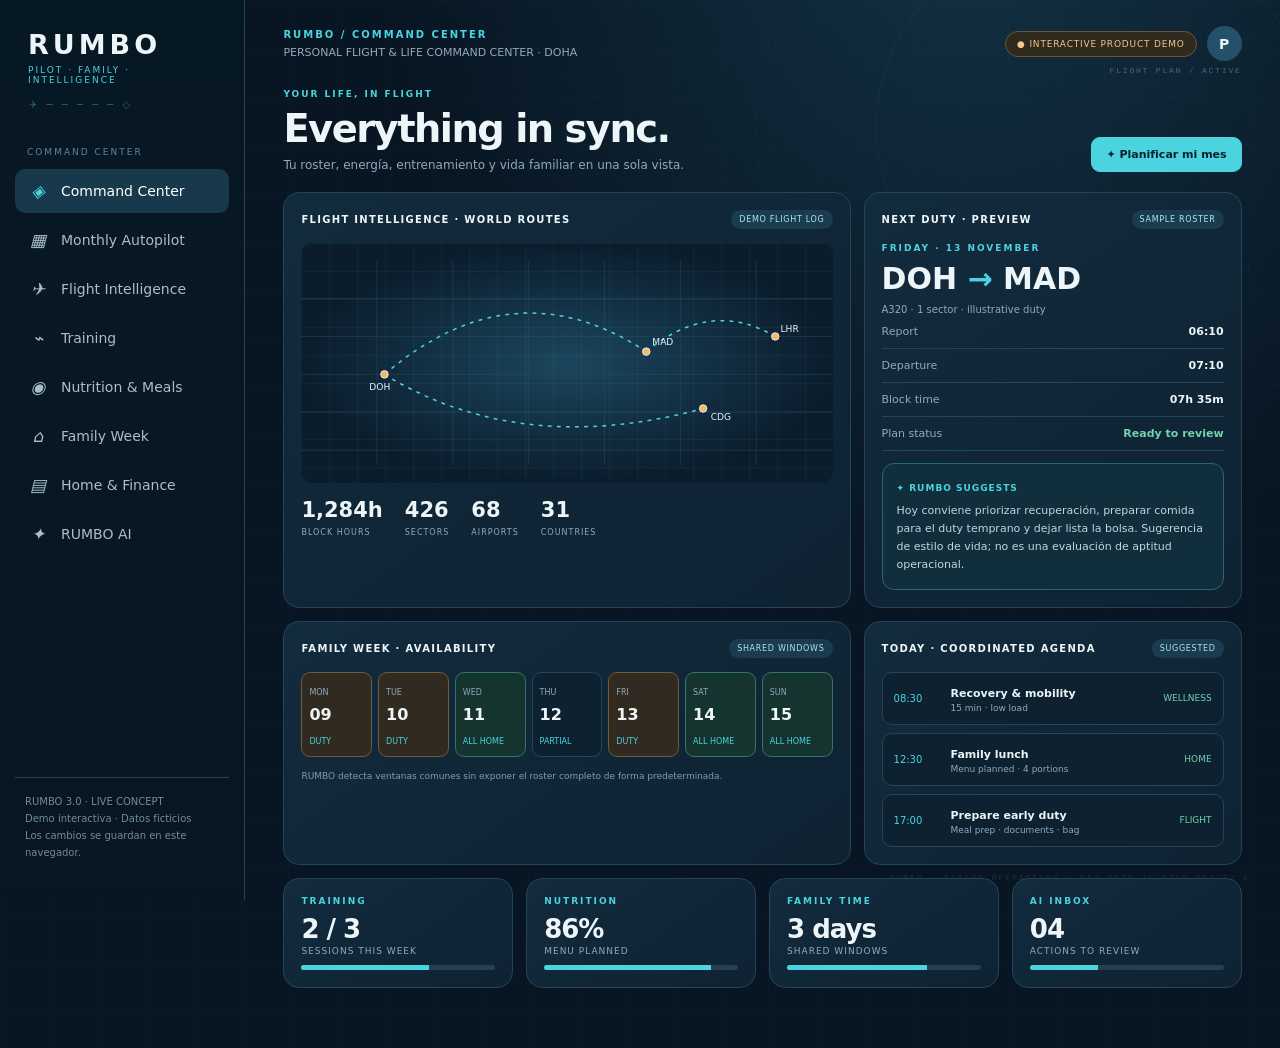
<file: rumbo-demo/index.html>
<!doctype html>
<html lang="es"><head><meta charset="utf-8"><meta name="viewport" content="width=device-width,initial-scale=1"><meta name="theme-color" content="#081522"><title>RUMBO · Pilot & Family OS</title>
<style>
:root{--bg:#081522;--side:#0b1d2b;--panel:#102638;--panel2:#153247;--line:#24445a;--cyan:#4bd3df;--amber:#f0b86d;--white:#edf5f8;--muted:#91a9b9;--green:#72d2ac;--red:#e88b8b;--purple:#b5a7ff}
*{box-sizing:border-box}body{margin:0;background:radial-gradient(ellipse at 75% -15%,#183c50 0,transparent 45%),var(--bg);color:var(--white);font:14px Inter,system-ui,sans-serif}button,input,select,textarea{font:inherit}button{cursor:pointer}.shell{display:grid;grid-template-columns:245px 1fr;min-height:100vh}.sidebar{background:#091a28;border-right:1px solid var(--line);padding:24px 15px;position:sticky;top:0;height:100vh;display:flex;flex-direction:column}.logo{padding:5px 13px 25px}.logo strong{font-size:27px;letter-spacing:4px}.logo small{display:block;color:var(--cyan);font-size:9px;letter-spacing:2px;margin-top:5px}.group{font-size:9px;color:#66849a;letter-spacing:2px;padding:12px}.nav{display:grid;gap:5px}.nav button{border:0;background:none;color:#a9bdca;text-align:left;padding:12px;border-radius:10px;display:flex;gap:12px;align-items:center}.nav button.active,.nav button:hover{background:#18384c;color:white}.nav button.active .ico{color:var(--cyan)}.ico{width:22px;font-size:17px;text-align:center}.sidefoot{margin-top:auto;border-top:1px solid var(--line);padding:15px 10px;color:#6f8b9e;font-size:10px;line-height:1.7}.main{max-width:1550px;width:100%;padding:26px clamp(16px,3vw,42px) 60px;margin:auto}.top{display:flex;justify-content:space-between;align-items:center;margin-bottom:28px}.crumb{color:var(--cyan);font-size:10px;letter-spacing:2px;font-weight:700}.subdate{color:var(--muted);font-size:11px;margin-top:6px}.topright{display:flex;gap:10px;align-items:center}.demo{border:1px solid #6c5536;color:#f3c888;background:#30291e;padding:7px 11px;border-radius:30px;font-size:9px;letter-spacing:.8px}.avatar{height:35px;width:35px;border-radius:50%;background:#24506a;display:grid;place-items:center;font-weight:700}.page{display:none}.page.active{display:block}.heading{display:flex;justify-content:space-between;align-items:end;gap:15px;margin-bottom:20px}.eyebrow{font-size:9px;color:var(--cyan);letter-spacing:2px;font-weight:700}.heading h1{font-size:clamp(28px,3vw,42px);letter-spacing:-1.5px;margin:7px 0}.heading p{margin:0;color:var(--muted);font-size:12px}.btn{border:1px solid #3b647d;background:#1a4056;color:#e3f6fa;border-radius:9px;padding:10px 14px;font-weight:700;font-size:11px}.btn.primary{background:var(--cyan);border-color:var(--cyan);color:#09212a}.btn.ghost{background:transparent;color:var(--muted);border-color:var(--line)}.btn.amber{background:#493824;border-color:#80633d;color:#f2c88b}.grid{display:grid;gap:13px}.two{grid-template-columns:1.2fr .8fr}.three{grid-template-columns:repeat(3,minmax(0,1fr))}.four{grid-template-columns:repeat(4,minmax(0,1fr))}.panel{background:linear-gradient(145deg,#122b3d,#0e2232);border:1px solid var(--line);border-radius:16px;padding:17px;min-width:0}.panelhead{display:flex;justify-content:space-between;align-items:center;gap:10px;margin-bottom:14px}.panel h2{font-size:10px;letter-spacing:1.3px;text-transform:uppercase;margin:0}.tag{font-size:8px;color:#a9e7e9;background:#1a3c4e;border-radius:20px;padding:5px 8px;letter-spacing:.7px}.muted{color:var(--muted)}.stat{font-size:26px;font-weight:800;margin:8px 0 2px;letter-spacing:-1px}.statlabel{font-size:9px;color:var(--muted);letter-spacing:1px;text-transform:uppercase}.row{display:flex;justify-content:space-between;gap:12px;align-items:center;padding:10px 0;border-bottom:1px solid var(--line);font-size:11px}.row:last-child{border:0}.row span{color:var(--muted)}.map{height:240px;border-radius:12px;background:radial-gradient(ellipse at 50% 50%,#1c465d,#0b1d2d 70%);overflow:hidden}.map svg{width:100%;height:100%}.route{stroke:var(--cyan);stroke-width:2;stroke-dasharray:5 7;fill:none}.metricrow{display:flex;gap:22px;margin-top:15px}.metric strong{display:block;font-size:21px}.metric span{font-size:8px;color:var(--muted);letter-spacing:1px}.ai{background:#102e3c;border:1px solid #2b6670;border-radius:12px;padding:14px}.ai b{color:var(--cyan);font-size:9px;letter-spacing:1px}.ai p{font-size:11px;color:#c2d6df;line-height:1.65;margin:8px 0 0}.week{display:grid;grid-template-columns:repeat(7,1fr);gap:6px}.day{background:#0d2131;border:1px solid var(--line);border-radius:9px;padding:9px 7px;min-height:83px}.day.duty{background:#302a20;border-color:#715a37}.day.free{background:#15332f;border-color:#367465}.day strong{font-size:16px;display:block;margin:7px 0}.day small,.day em{font-size:8px;color:var(--muted);font-style:normal}.day em{color:var(--cyan)}.timeline{display:grid;gap:8px}.event{display:flex;align-items:center;gap:11px;background:#0d2131;border:1px solid var(--line);border-radius:10px;padding:11px}.event .time{color:var(--cyan);font-size:10px;width:46px}.event b{font-size:11px}.event small{display:block;color:var(--muted);font-size:9px;margin-top:3px}.event .right{margin-left:auto;color:var(--green);font-size:9px}.progress{height:5px;background:#263f51;border-radius:9px;overflow:hidden;margin-top:9px}.progress i{display:block;height:100%;background:var(--cyan)}.monthgrid{display:grid;grid-template-columns:repeat(7,minmax(0,1fr));gap:7px}.cell{min-height:125px;background:#0c2030;border:1px solid var(--line);border-radius:10px;padding:9px}.cell strong{font-size:10px}.cell small{display:block;color:var(--muted);font-size:8px;margin:5px 0}.pill{display:block;background:#1a4056;color:#b9e6e8;padding:5px;border-radius:5px;font-size:8px;margin-top:5px}.pill.train{background:#393552;color:#d0c7ff}.pill.family{background:#23483e;color:#b3e6d2}.pill.rest{background:#493a28;color:#f0c88e}.formrow{display:flex;gap:8px;margin-top:12px}.formrow input,.formrow select,.formrow textarea{min-width:0;flex:1;background:#091a28;border:1px solid var(--line);border-radius:8px;padding:10px;color:var(--white);font-size:11px}.notice{font-size:9px;color:#829bad;line-height:1.6;margin-top:12px}.steps{display:grid;gap:8px}.step{display:flex;gap:10px;align-items:start;padding:11px;border:1px solid var(--line);border-radius:10px;background:#0d2131}.num{width:23px;height:23px;border-radius:7px;background:#1b4658;color:var(--cyan);display:grid;place-items:center;font-size:10px;font-weight:800}.step b{font-size:11px}.step small{display:block;color:var(--muted);font-size:9px;margin-top:4px;line-height:1.5}.cards{display:grid;grid-template-columns:repeat(3,minmax(0,1fr));gap:9px}.mini{background:#0d2131;border:1px solid var(--line);border-radius:11px;padding:13px}.mini i{font-style:normal;font-size:19px}.mini b{display:block;font-size:11px;margin:8px 0 4px}.mini small{color:var(--muted);font-size:9px;line-height:1.5}.recipe{display:grid;grid-template-columns:38px 1fr auto;align-items:center;gap:10px;padding:10px 0;border-bottom:1px solid var(--line)}.food{height:36px;width:36px;background:#24463c;border-radius:9px;display:grid;place-items:center;font-size:18px}.recipe b{font-size:11px}.recipe small{display:block;color:var(--muted);font-size:9px;margin-top:3px}.checklist{display:grid;gap:9px}.checklist label{font-size:10px;display:flex;gap:8px;align-items:center}.checklist input{accent-color:var(--cyan)}.done span{text-decoration:line-through;color:#698396}.queueitem{display:flex;align-items:center;gap:10px;padding:12px 0;border-bottom:1px solid var(--line)}.queueitem:last-child{border:0}.queueitem div{flex:1}.queueitem b{font-size:11px}.queueitem small{display:block;color:var(--muted);font-size:9px;margin-top:4px}.modal{display:none;position:fixed;inset:0;background:#02080dd9;z-index:20;place-items:center;padding:16px}.modal.show{display:grid}.dialog{max-width:550px;width:100%;background:#142e40;border:1px solid #416078;border-radius:16px;padding:20px}.dialog h2{margin:0 0 8px}.dialog p{font-size:11px;color:var(--muted);line-height:1.6}.dialogfoot{display:flex;justify-content:end;gap:8px;margin-top:15px}.bottom{display:none}
@media(max-width:1050px){.shell{grid-template-columns:76px 1fr}.sidebar{padding:20px 8px}.logo{padding:5px 7px 25px}.logo strong{font-size:18px}.logo small,.group,.nav button span,.sidefoot{display:none}.nav button{justify-content:center;padding:13px 5px}.two{grid-template-columns:1fr}.four{grid-template-columns:repeat(2,1fr)}}
@media(max-width:680px){.shell{display:block;padding-bottom:65px}.sidebar{display:none}.main{padding:16px 12px 30px}.heading{align-items:start;flex-direction:column}.three,.four,.cards{grid-template-columns:1fr 1fr}.week{grid-template-columns:repeat(4,1fr)}.monthgrid{grid-template-columns:repeat(2,minmax(0,1fr))}.bottom{display:grid;grid-template-columns:repeat(5,1fr);position:fixed;bottom:0;left:0;right:0;background:#091a28;border-top:1px solid var(--line);padding:7px 3px;z-index:10}.bottom button{border:0;background:none;color:#8299ab;font-size:8px;display:grid;justify-items:center;gap:3px}.bottom button.active{color:var(--cyan)}.bottom i{font-size:17px;font-style:normal}.demo{display:none}.metricrow{gap:12px}.metric strong{font-size:17px}.map{height:200px}}

/* Aviation atmosphere: subtle aeronautical chart + radar, without competing with content */
body{background:radial-gradient(ellipse at 76% -12%,rgba(35,91,116,.42) 0,transparent 43%),linear-gradient(rgba(65,137,160,.035) 1px,transparent 1px),linear-gradient(90deg,rgba(65,137,160,.035) 1px,transparent 1px),var(--bg);background-size:auto,48px 48px,48px 48px,auto}
.shell{position:relative;isolation:isolate;overflow:hidden}
.shell:before{content:"";position:fixed;z-index:-1;pointer-events:none;inset:0 0 0 245px;opacity:.34;background:radial-gradient(ellipse at 82% 14%,transparent 0 18%,rgba(75,211,223,.10) 18.08% 18.18%,transparent 18.26% 28%,rgba(75,211,223,.07) 28.08% 28.18%,transparent 28.26% 39%),linear-gradient(142deg,transparent 0 48%,rgba(75,211,223,.09) 48.08%,transparent 48.18%),linear-gradient(32deg,transparent 0 66%,rgba(240,184,109,.08) 66.08%,transparent 66.18%);mask-image:linear-gradient(180deg,#000,transparent 88%)}
.shell:after{content:"RUMBO  ·  FLIGHT OPERATIONS     /     NAV GRID 25°17'N  051°32'E";position:fixed;z-index:-1;right:30px;bottom:18px;color:rgba(145,169,185,.17);font:8px ui-monospace,monospace;letter-spacing:2px;pointer-events:none}
.sidebar{background:linear-gradient(180deg,rgba(7,24,37,.97),rgba(8,22,34,.98)),repeating-linear-gradient(0deg,transparent 0 31px,rgba(75,211,223,.025) 32px)}
.logo{position:relative}
.logo:after{content:"✈  ─ ─ ─ ─ ─  ◇";display:block;color:rgba(75,211,223,.42);font-size:10px;letter-spacing:3px;margin:14px 0 0 1px}
.top{position:relative}
.top:after{content:"FLIGHT PLAN  /  ACTIVE";position:absolute;right:0;bottom:-14px;color:rgba(145,169,185,.48);font:8px ui-monospace,monospace;letter-spacing:1.8px}
.map{background-color:#0b1d2d;background-image:linear-gradient(rgba(75,211,223,.06) 1px,transparent 1px),linear-gradient(90deg,rgba(75,211,223,.06) 1px,transparent 1px),radial-gradient(ellipse at 50% 50%,#1c465d,#0b1d2d 70%);background-size:28px 28px,28px 28px,auto}
@media(max-width:1050px){.shell:before{inset-left:76px}}
@media(max-width:680px){.shell:before{inset:0 0 65px 0;opacity:.22}.top:after{font-size:7px;right:2px}}
</style></head><body><div class="shell">
<aside class="sidebar"><div class="logo"><strong>RUMBO</strong><small>PILOT · FAMILY · INTELLIGENCE</small></div><div class="group">COMMAND CENTER</div><nav class="nav">
<button class="active" data-page="home"><i class="ico">◈</i><span>Command Center</span></button><button data-page="month"><i class="ico">▦</i><span>Monthly Autopilot</span></button><button data-page="flight"><i class="ico">✈</i><span>Flight Intelligence</span></button><button data-page="training"><i class="ico">⌁</i><span>Training</span></button><button data-page="food"><i class="ico">◉</i><span>Nutrition & Meals</span></button><button data-page="family"><i class="ico">⌂</i><span>Family Week</span></button><button data-page="homefin"><i class="ico">▤</i><span>Home & Finance</span></button><button data-page="ai"><i class="ico">✦</i><span>RUMBO AI</span></button></nav><div class="sidefoot">RUMBO 3.0 · LIVE CONCEPT<br>Demo interactiva · Datos ficticios<br>Los cambios se guardan en este navegador.</div></aside>
<main class="main"><header class="top"><div><div class="crumb">RUMBO / <span id="crumb">COMMAND CENTER</span></div><div class="subdate">PERSONAL FLIGHT & LIFE COMMAND CENTER · DOHA</div></div><div class="topright"><span class="demo">● INTERACTIVE PRODUCT DEMO</span><div class="avatar">P</div></div></header>
<section class="page active" id="home"><div class="heading"><div><div class="eyebrow">YOUR LIFE, IN FLIGHT</div><h1>Everything in sync.</h1><p>Tu roster, energía, entrenamiento y vida familiar en una sola vista.</p></div><button class="btn primary" onclick="go('month')">✦ Planificar mi mes</button></div>
<div class="grid two"><div class="panel"><div class="panelhead"><h2>Flight Intelligence · world routes</h2><span class="tag">DEMO FLIGHT LOG</span></div><div class="map"><svg viewBox="0 0 700 270"><g stroke="#31536a" opacity=".55"><path d="M0 50H700M0 100H700M0 150H700M0 200H700M0 250H700M100 0V270M200 0V270M300 0V270M400 0V270M500 0V270M600 0V270" fill="none"/></g><path class="route" d="M110 150Q280 5 455 120M110 150Q290 260 530 195M455 120Q540 50 625 100"/><g fill="#f0b86d" stroke="#fff"><circle cx="110" cy="150" r="5"/><circle cx="455" cy="120" r="5"/><circle cx="530" cy="195" r="5"/><circle cx="625" cy="100" r="5"/></g><g fill="#eaf4f7" font-size="12"><text x="90" y="170">DOH</text><text x="463" y="111">MAD</text><text x="540" y="210">CDG</text><text x="632" y="94">LHR</text></g></svg></div><div class="metricrow"><div class="metric"><strong>1,284h</strong><span>BLOCK HOURS</span></div><div class="metric"><strong>426</strong><span>SECTORS</span></div><div class="metric"><strong>68</strong><span>AIRPORTS</span></div><div class="metric"><strong>31</strong><span>COUNTRIES</span></div></div></div><div class="panel"><div class="panelhead"><h2>Next duty · preview</h2><span class="tag">SAMPLE ROSTER</span></div><div class="eyebrow">FRIDAY · 13 NOVEMBER</div><div style="font-size:30px;font-weight:800;margin:8px 0">DOH <span style="color:var(--cyan)">→</span> MAD</div><div class="muted" style="font-size:10px">A320 · 1 sector · illustrative duty</div><div class="row"><span>Report</span><b>06:10</b></div><div class="row"><span>Departure</span><b>07:10</b></div><div class="row"><span>Block time</span><b>07h 35m</b></div><div class="row"><span>Plan status</span><b style="color:var(--green)">Ready to review</b></div><div class="ai" style="margin-top:12px"><b>✦ RUMBO SUGGESTS</b><p>Hoy conviene priorizar recuperación, preparar comida para el duty temprano y dejar lista la bolsa. Sugerencia de estilo de vida; no es una evaluación de aptitud operacional.</p></div></div></div>
<div class="grid two" style="margin-top:13px"><div class="panel"><div class="panelhead"><h2>Family Week · availability</h2><span class="tag">SHARED WINDOWS</span></div><div class="week"><div class="day duty"><small>MON</small><strong>09</strong><em>DUTY</em></div><div class="day duty"><small>TUE</small><strong>10</strong><em>DUTY</em></div><div class="day free"><small>WED</small><strong>11</strong><em>ALL HOME</em></div><div class="day"><small>THU</small><strong>12</strong><em>PARTIAL</em></div><div class="day duty"><small>FRI</small><strong>13</strong><em>DUTY</em></div><div class="day free"><small>SAT</small><strong>14</strong><em>ALL HOME</em></div><div class="day free"><small>SUN</small><strong>15</strong><em>ALL HOME</em></div></div><p class="notice">RUMBO detecta ventanas comunes sin exponer el roster completo de forma predeterminada.</p></div><div class="panel"><div class="panelhead"><h2>Today · coordinated agenda</h2><span class="tag">SUGGESTED</span></div><div class="timeline"><div class="event"><span class="time">08:30</span><div><b>Recovery & mobility</b><small>15 min · low load</small></div><span class="right">WELLNESS</span></div><div class="event"><span class="time">12:30</span><div><b>Family lunch</b><small>Menu planned · 4 portions</small></div><span class="right">HOME</span></div><div class="event"><span class="time">17:00</span><div><b>Prepare early duty</b><small>Meal prep · documents · bag</small></div><span class="right">FLIGHT</span></div></div></div></div>
<div class="grid four" style="margin-top:13px"><div class="panel"><div class="eyebrow">TRAINING</div><div class="stat">2 / 3</div><div class="statlabel">Sessions this week</div><div class="progress"><i style="width:66%"></i></div></div><div class="panel"><div class="eyebrow">NUTRITION</div><div class="stat">86%</div><div class="statlabel">Menu planned</div><div class="progress"><i style="width:86%"></i></div></div><div class="panel"><div class="eyebrow">FAMILY TIME</div><div class="stat">3 days</div><div class="statlabel">Shared windows</div><div class="progress"><i style="width:72%"></i></div></div><div class="panel"><div class="eyebrow">AI INBOX</div><div class="stat" id="pendingCount">04</div><div class="statlabel">Actions to review</div><div class="progress"><i style="width:35%"></i></div></div></div></section>
<section class="page" id="month"><div class="heading"><div><div class="eyebrow">MONTHLY AUTOPILOT</div><h1>Plan the month. Not every day.</h1><p>Importa tu roster, revisa los vuelos y deja que RUMBO coordine el resto.</p></div><button class="btn primary" onclick="generatePlan()">✦ Generate my month</button></div>
<div class="grid two"><div class="panel"><div class="panelhead"><h2>1 · Import roster</h2><span class="tag">PDF · CSV · ICS</span></div><div class="steps"><div class="step"><span class="num">1</span><div><b>Import your roster</b><small>Selecciona un CSV/ICS de ejemplo o introduce duties manualmente. En la app final se admitirán PDF e imágenes.</small></div></div><div class="step"><span class="num">2</span><div><b>Validate extracted duties</b><small>Revisa fechas, horas locales, aeropuertos y sectores antes de aceptar.</small></div></div><div class="step"><span class="num">3</span><div><b>Build the coordinated month</b><small>RUMBO crea borradores de recuperación, entrenamiento, nutrición y ventanas familiares.</small></div></div></div><div class="formrow"><input type="file" id="rosterFile" accept=".csv,.ics,text/csv,text/calendar" onchange="importRoster(this)"></div><div class="notice" id="importStatus">Puedes cargar un CSV con columnas: date, report, from, to, block, type. La importación se procesa localmente en esta demo.</div><div class="formrow"><input id="dutyDate" type="date" value="2026-11-16"><input id="dutyFrom" placeholder="Origen · DOH" value="DOH"><input id="dutyTo" placeholder="Destino · LHR" value="LHR"></div><div class="formrow"><input id="dutyReport" type="time" value="07:00"><button class="btn" onclick="addDuty()">＋ Add duty</button></div><div class="notice" id="dutyCount">3 sample duties loaded.</div></div>
<div class="panel"><div class="panelhead"><h2>2 · Plan engine</h2><span class="tag">LIVE DEMO LOGIC</span></div><div class="ai" id="planStatus"><b>WAITING FOR YOUR INPUT</b><p>Importa un roster o utiliza los duties de muestra. Al generar el mes verás cómo RUMBO reparte sesiones, descanso, comidas y tiempo familiar.</p></div><div id="planResults" class="steps" style="margin-top:12px"><div class="row"><span>Roster normalization</span><b>Pending</b></div><div class="row"><span>Recovery windows</span><b>Pending</b></div><div class="row"><span>Training microcycle</span><b>Pending</b></div><div class="row"><span>Family menu & shopping</span><b>Pending</b></div></div></div></div>
<div class="panel" style="margin-top:13px"><div class="panelhead"><h2>3 · Your month at a glance</h2><span class="tag">EDITABLE DEMO</span></div><div class="monthgrid" id="monthGrid"></div><p class="notice">El calendario se recalcula con los duties cargados. Datos ficticios; no se sincroniza con tu calendario real.</p></div></section>
<section class="page" id="flight"><div class="heading"><div><div class="eyebrow">FLIGHT INTELLIGENCE</div><h1>Your career, mapped.</h1><p>Un logbook vivo: rutas, aeropuertos, países, horas, sectores y evolución.</p></div><button class="btn primary" onclick="go('month')">＋ Import roster</button></div><div class="grid four"><div class="panel"><div class="eyebrow">TOTAL BLOCK</div><div class="stat">3,000h</div><div class="statlabel">Career hours · sample</div></div><div class="panel"><div class="eyebrow">A320</div><div class="stat">1,700h</div><div class="statlabel">Type experience · sample</div></div><div class="panel"><div class="eyebrow">SECTORS</div><div class="stat">426</div><div class="statlabel">Logged sectors</div></div><div class="panel"><div class="eyebrow">AIRPORTS</div><div class="stat">68</div><div class="statlabel">Visited airports</div></div></div><div class="grid two" style="margin-top:13px"><div class="panel"><div class="panelhead"><h2>World route map</h2><span class="tag">ROUTE HISTORY</span></div><div class="map"><svg viewBox="0 0 700 270"><g stroke="#31536a" opacity=".55"><path d="M0 50H700M0 100H700M0 150H700M0 200H700M0 250H700M100 0V270M200 0V270M300 0V270M400 0V270M500 0V270M600 0V270" fill="none"/></g><path class="route" d="M100 150Q250 15 430 110M100 150Q300 250 530 190M430 110Q550 40 630 100"/></svg></div><div class="formrow"><select><option>All aircraft</option><option>A320</option><option>A350</option></select><select><option>All years</option><option>2026</option><option>2025</option></select></div></div><div class="panel"><div class="panelhead"><h2>Flight logbook</h2><span class="tag">SAMPLE RECORDS</span></div><div class="row"><span>12 Nov · DOH → MAD</span><b>A320 · 7h 35m</b></div><div class="row"><span>10 Nov · DOH → CDG</span><b>A320 · 6h 55m</b></div><div class="row"><span>08 Nov · DOH → LHR</span><b>A320 · 7h 10m</b></div><div class="row"><span>06 Nov · DOH → FCO</span><b>A320 · 5h 50m</b></div><p class="notice">La versión completa detectará duplicados, normalizará UTC/hora local y permitirá validar cada registro antes de consolidar horas.</p></div></div></section>
<section class="page" id="training"><div class="heading"><div><div class="eyebrow">TRAINING INTELLIGENCE</div><h1>Train around your roster.</h1><p>Sesiones adaptadas a días de vuelo, escalas, descanso y equipo disponible.</p></div><button class="btn primary" onclick="adaptTraining()">✦ Adapt this week</button></div><div class="grid three"><div class="panel"><div class="eyebrow">4-WEEK BLOCK</div><div class="stat">12 sessions</div><div class="statlabel">Flexible target</div></div><div class="panel"><div class="eyebrow">TRAINING MIX</div><div class="stat">3 · 2 · 2</div><div class="statlabel">Strength · cardio · mobility</div></div><div class="panel"><div class="eyebrow">SMART ADAPTATION</div><div class="stat">Roster-aware</div><div class="statlabel">Duty · rest · hotel gym</div></div></div><div class="grid two" style="margin-top:13px"><div class="panel"><div class="panelhead"><h2>Weekly microcycle</h2><span class="tag">SAMPLE</span></div><div id="trainingPlan" class="timeline"><div class="event"><span class="time">MON</span><div><b>Strength A · Full body</b><small>40 min · moderate · gym</small></div><span class="right">MAIN</span></div><div class="event"><span class="time">TUE</span><div><b>Mobility reset</b><small>15 min · low load</small></div><span class="right">EASY</span></div><div class="event"><span class="time">WED</span><div><b>Zone 2 cardio</b><small>30 min · easy pace</small></div><span class="right">CARDIO</span></div><div class="event"><span class="time">THU</span><div><b>Family / rest</b><small>No session scheduled</small></div><span class="right">REST</span></div></div></div><div class="panel"><div class="panelhead"><h2>How the coach adapts</h2><span class="tag">EXPLAINABLE</span></div><div class="row"><span>Early report / night duty</span><b>Reduce intensity</b></div><div class="row"><span>Layover / hotel gym</span><b>Travel session</b></div><div class="row"><span>Free day + good readiness</span><b>Main strength</b></div><div class="row"><span>High fatigue / pain</span><b style="color:var(--amber)">Rest & reassess</b></div><div class="row"><span>Missed session</span><b>No catch-up overload</b></div><p class="notice">Coach de hábitos y bienestar; no sustituye consejo médico ni decide aptitud para volar.</p></div></div></section>
<section class="page" id="food"><div class="heading"><div><div class="eyebrow">NUTRITION INTELLIGENCE</div><h1>One menu. Less friction.</h1><p>Menú familiar, comidas de vuelo, recetas, despensa y lista de compra conectados.</p></div><button class="btn primary" onclick="makeMenu()">✦ Generate weekly menu</button></div><div class="grid three"><div class="panel"><div class="eyebrow">FLIGHT DAY</div><div class="stat">Portable</div><div class="statlabel">Meals & hydration timing</div></div><div class="panel"><div class="eyebrow">FAMILY MENU</div><div class="stat">7 days</div><div class="statlabel">Shared meals</div></div><div class="panel"><div class="eyebrow">SHOPPING LIST</div><div class="stat" id="shopCount">8 items</div><div class="statlabel">Recipe ingredients</div></div></div><div class="grid two" style="margin-top:13px"><div class="panel"><div class="panelhead"><h2>Weekly family menu</h2><span class="tag">EDITABLE IDEAS</span></div><div id="menuList"><div class="recipe"><div class="food">🍗</div><div><b>Chicken rice bowls</b><small>Lunch · 25 min · 4 portions</small></div><button class="btn ghost" onclick="addRecipeItems()">＋ Shop</button></div><div class="recipe"><div class="food">🐟</div><div><b>Salmon & roasted vegetables</b><small>Dinner · 30 min · 4 portions</small></div><button class="btn ghost" onclick="addRecipeItems()">＋ Shop</button></div><div class="recipe"><div class="food">🥘</div><div><b>Lentil vegetable stew</b><small>Batch cook · 35 min</small></div><button class="btn ghost" onclick="addRecipeItems()">＋ Shop</button></div><div class="recipe"><div class="food">🌯</div><div><b>Turkey wraps</b><small>Dinner · 15 min · flight friendly</small></div><button class="btn ghost" onclick="addRecipeItems()">＋ Shop</button></div></div><p class="notice">En la versión conectada se tendrán en cuenta preferencias, alergias, raciones, despensa y comidas fuera de casa.</p></div><div class="panel"><div class="panelhead"><h2>Smart shopping list</h2><span class="tag">TICK TO COMPLETE</span></div><div class="checklist" id="shopping"><label><input type="checkbox"><span>Chicken breast · 700 g</span></label><label><input type="checkbox"><span>Salmon · 500 g</span></label><label><input type="checkbox"><span>Rice · 1 kg</span></label><label><input type="checkbox"><span>Broccoli · 2 heads</span></label><label><input type="checkbox"><span>Carrots · 1 kg</span></label><label><input type="checkbox"><span>Wholegrain wraps</span></label><label><input type="checkbox"><span>Lentils · 500 g</span></label><label><input type="checkbox"><span>Tomatoes · 6</span></label></div><div class="formrow"><input id="newShop" placeholder="Añadir producto…"><button class="btn" onclick="addShop()">Add</button></div></div></div></section>
<section class="page" id="family"><div class="heading"><div><div class="eyebrow">FAMILY INTELLIGENCE</div><h1>Find the time that matters.</h1><p>Family Week cruza disponibilidad, colegio, actividades, viajes y tareas del hogar.</p></div><button class="btn primary" onclick="addFamilyEvent()">＋ Add family event</button></div><div class="grid two"><div class="panel"><div class="panelhead"><h2>Family Week</h2><span class="tag">SHARED AVAILABILITY</span></div><div class="week"><div class="day duty"><small>MON</small><strong>09</strong><em>FLIGHT DUTY</em></div><div class="day duty"><small>TUE</small><strong>10</strong><em>FLIGHT DUTY</em></div><div class="day free"><small>WED</small><strong>11</strong><em>ALL HOME</em></div><div class="day"><small>THU</small><strong>12</strong><em>PARTIAL</em></div><div class="day duty"><small>FRI</small><strong>13</strong><em>FLIGHT DUTY</em></div><div class="day free"><small>SAT</small><strong>14</strong><em>ALL HOME</em></div><div class="day free"><small>SUN</small><strong>15</strong><em>ALL HOME</em></div></div><div class="row"><span>Shared windows detected</span><b>3 days</b></div><div class="row"><span>Roster visibility</span><b>Private by default</b></div></div><div class="panel"><div class="panelhead"><h2>Family workspace</h2><span class="tag">CONNECTED MODULES</span></div><div class="cards"><div class="mini"><i>🎒</i><b>School</b><small>Events, documents, fees and reminders.</small></div><div class="mini"><i>🗂️</i><b>Family vault</b><small>Important docs and reservations.</small></div><div class="mini"><i>🧹</i><b>Home tasks</b><small>Assign, repeat and complete chores.</small></div><div class="mini"><i>🌍</i><b>Travel map</b><small>Visited places and family wishlist.</small></div><div class="mini"><i>🎉</i><b>Activities</b><small>Ideas for shared free windows.</small></div><div class="mini"><i>🔐</i><b>Permissions</b><small>Private and shared data scopes.</small></div></div></div></div></section>
<section class="page" id="homefin"><div class="heading"><div><div class="eyebrow">HOME & HOUSEHOLD FINANCE</div><h1>Know where the month goes.</h1><p>Presupuesto doméstico, gastos y coste de alimentación; separado del Family Office.</p></div><button class="btn primary" onclick="alert('Demo: aquí se importará CSV con vista previa y confirmación antes de registrar gastos.')">＋ Import expenses</button></div><div class="grid four"><div class="panel"><div class="eyebrow">MONTHLY BUDGET</div><div class="stat">24,000</div><div class="statlabel">QAR · sample</div></div><div class="panel"><div class="eyebrow">SPENT</div><div class="stat">15,420</div><div class="statlabel">QAR · sample</div></div><div class="panel"><div class="eyebrow">REMAINING</div><div class="stat" style="color:var(--green)">8,580</div><div class="statlabel">QAR · sample</div></div><div class="panel"><div class="eyebrow">MENU COST</div><div class="stat">1,180</div><div class="statlabel">QAR · estimate</div></div></div><div class="grid two" style="margin-top:13px"><div class="panel"><div class="panelhead"><h2>Household forecast</h2><span class="tag">ILLUSTRATIVE</span></div><div class="row"><span>Housing & bills</span><b>QAR 8,000</b></div><div class="progress"><i style="width:82%"></i></div><div class="row"><span>Groceries & food</span><b>QAR 3,200</b></div><div class="progress"><i style="width:55%"></i></div><div class="row"><span>School & family</span><b>QAR 2,800</b></div><div class="progress"><i style="width:45%"></i></div><div class="row"><span>Transport & other</span><b>QAR 1,420</b></div><div class="progress"><i style="width:34%"></i></div></div><div class="panel"><div class="panelhead"><h2>Money & permissions</h2><span class="tag">USER CONTROL</span></div><div class="row"><span>Household budget</span><b>RUMBO</b></div><div class="row"><span>Investments & trading</span><b>Separate Family Office</b></div><div class="row"><span>Bank imports</span><b>CSV + confirmation</b></div><div class="row"><span>Payments / transfers</span><b style="color:var(--red)">Never autonomous</b></div><p class="notice">Los importes de esta pantalla son ficticios y no representan tus cuentas.</p></div></div></section>
<section class="page" id="ai"><div class="heading"><div><div class="eyebrow">RUMBO AI · PERSONAL OPERATIONS</div><h1>One assistant. Specialist agents.</h1><p>La IA entiende el contexto completo, coordina módulos y explica cada recomendación.</p></div><span class="tag">PROPOSE · REVIEW · EXECUTE</span></div><div class="cards"><div class="mini"><i>✈️</i><b>Aviation Planner</b><small>Roster, duties, routes and availability.</small></div><div class="mini"><i>🌙</i><b>Recovery Coach</b><small>Sleep, fatigue self-report and recovery habits.</small></div><div class="mini"><i>🏋️</i><b>Training Coach</b><small>Adaptive training and progression.</small></div><div class="mini"><i>🥗</i><b>Nutrition Coach</b><small>Flight-day meals, menu and shopping.</small></div><div class="mini"><i>🏡</i><b>Family Planner</b><small>Shared time, school, home and travel.</small></div><div class="mini"><i>📊</i><b>Finance Coach</b><small>Household budget and forecasting.</small></div></div><div class="grid two" style="margin-top:13px"><div class="panel"><div class="panelhead"><h2>Recommendation inbox</h2><span class="tag">REVIEW BEFORE ACTION</span></div><div id="queue"><div class="queueitem"><div><b>Move strength session to Wednesday</b><small>Roster shows a free window; family calendar is clear.</small></div><button class="btn" onclick="review(this,'Move strength session','Move Strength A from Tuesday 17:00 to Wednesday 09:00. No duty conflict detected in the sample roster.')">Review</button></div><div class="queueitem"><div><b>Consolidate grocery list</b><small>Combine ingredients from four recipes and pantry stock.</small></div><button class="btn" onclick="review(this,'Consolidate grocery list','Add the missing ingredients for the selected weekly menu and group them into one list.')">Review</button></div><div class="queueitem"><div><b>Share Saturday family window</b><small>Share availability only, not flight details.</small></div><button class="btn" onclick="review(this,'Share family availability','Share Saturday 14:00–19:00 as available. The roster and flight numbers remain private.')">Review</button></div></div></div><div class="panel"><div class="panelhead"><h2>Autonomy settings</h2><span class="tag">YOUR CONTROL</span></div><div class="row"><span>Answer and explain</span><b style="color:var(--green)">Automatic</b></div><div class="row"><span>Create drafts</span><b style="color:var(--green)">Automatic</b></div><div class="row"><span>Change calendar / plans</span><b style="color:var(--amber)">Approval</b></div><div class="row"><span>Purchases / payments</span><b style="color:var(--red)">Never autonomous</b></div><div class="row"><span>Fitness-for-duty decisions</span><b style="color:var(--red)">Not permitted</b></div></div></div><div class="panel" style="margin-top:13px"><div class="panelhead"><h2>Talk to RUMBO</h2><span class="tag">DEMO ASSISTANT</span></div><div class="formrow"><input id="question" placeholder="Ej. Organiza mis próximos 10 días según el roster…"><button class="btn primary" onclick="askRumbo()">Send</button></div><div class="ai" id="answer" style="margin-top:12px"><b>RUMBO READY</b><p>Pregúntame por tu planificación, entrenamiento, comidas o tiempo familiar. Las respuestas de esta demo son simuladas y usan únicamente los datos de ejemplo.</p></div></div></section>
</main><nav class="bottom"><button class="active" data-page="home"><i>◈</i>Home</button><button data-page="month"><i>▦</i>Month</button><button data-page="flight"><i>✈</i>Flight</button><button data-page="training"><i>⌁</i>Train</button><button data-page="food"><i>◉</i>Meals</button></nav></div>
<div class="modal" id="modal"><div class="dialog"><div class="eyebrow">RUMBO AI · ACTION REVIEW</div><h2 id="modalTitle">Review action</h2><p id="modalBody"></p><div class="dialogfoot"><button class="btn ghost" onclick="closeModal()">Cancel</button><button class="btn primary" onclick="approveAction()">Approve demo</button></div></div></div>
<script>
const names={home:"COMMAND CENTER",month:"MONTHLY AUTOPILOT",flight:"FLIGHT INTELLIGENCE",training:"TRAINING INTELLIGENCE",food:"NUTRITION & MEALS",family:"FAMILY WEEK",homefin:"HOME & FINANCE",ai:"RUMBO AI"};
function go(id){document.querySelectorAll(".page").forEach(p=>p.classList.toggle("active",p.id===id));document.querySelectorAll("[data-page]").forEach(b=>b.classList.toggle("active",b.dataset.page===id));document.getElementById("crumb").textContent=names[id];window.scrollTo({top:0,behavior:"smooth"})}
document.querySelectorAll("[data-page]").forEach(b=>b.addEventListener("click",()=>go(b.dataset.page)));
let duties=[{date:"2026-11-13",from:"DOH",to:"MAD",report:"06:10",type:"duty"},{date:"2026-11-15",from:"DOH",to:"CDG",report:"08:00",type:"duty"},{date:"2026-11-18",from:"DOH",to:"LHR",report:"12:00",type:"duty"}];
function renderMonth(){const root=document.getElementById("monthGrid");if(!root)return;const start=new Date("2026-11-09T12:00:00");root.innerHTML="";for(let i=0;i<28;i++){let d=new Date(start);d.setDate(start.getDate()+i);let iso=d.toISOString().slice(0,10),duty=duties.find(x=>x.date===iso);let day=["SUN","MON","TUE","WED","THU","FRI","SAT"][d.getDay()];let box=document.createElement("div");box.className="cell";box.innerHTML="<strong>"+day+" · "+String(d.getDate()).padStart(2,"0")+"</strong><small>"+(duty?"Flight duty · "+duty.from+" → "+duty.to:"Open / family window")+"</small>"+(duty?'<span class="pill">Report '+duty.report+'</span>':'<span class="pill family">Family / personal</span>');root.appendChild(box)}}
function updateDutyCount(){document.getElementById("dutyCount").textContent=duties.length+" duties loaded · "+duties.map(x=>x.date.slice(5)).join(", ")}
function addDuty(){const date=document.getElementById("dutyDate").value,from=document.getElementById("dutyFrom").value.trim().toUpperCase(),to=document.getElementById("dutyTo").value.trim().toUpperCase(),report=document.getElementById("dutyReport").value;if(!date||!from||!to||!report){alert("Completa fecha, origen, destino y hora.");return}duties=duties.filter(x=>x.date!==date);duties.push({date,from,to,report,type:"duty"});duties.sort((a,b)=>a.date.localeCompare(b.date));updateDutyCount();renderMonth();document.getElementById("importStatus").textContent="Duty añadido. Vuelve a generar el mes para recalcular el plan."}
function importRoster(input){const f=input.files[0];if(!f)return;const reader=new FileReader();reader.onload=()=>{const raw=String(reader.result||"");let added=0;if(f.name.toLowerCase().endsWith(".csv")){const lines=raw.split(/\r?\n/).filter(Boolean),headers=lines.shift().split(",").map(x=>x.trim().toLowerCase());for(const line of lines){const vals=line.split(",");const o={};headers.forEach((h,i)=>o[h]=(vals[i]||"").trim());if(o.date&&o.from&&o.to&&o.report){duties.push({date:o.date,from:o.from.toUpperCase(),to:o.to.toUpperCase(),report:o.report,type:"duty"});added++}}}else{const chunks=raw.split("BEGIN:VEVENT").slice(1);for(const c of chunks){const date=(c.match(/DTSTART(?:;[^:]*)?:(\d{8})/)||[])[1],summary=(c.match(/SUMMARY:(.*)/)||[])[1]||"Flight duty";if(date){const iso=date.slice(0,4)+"-"+date.slice(4,6)+"-"+date.slice(6,8),route=(summary.match(/([A-Z]{3})\s*(?:→|-)\s*([A-Z]{3})/)||[]);duties.push({date:iso,from:route[1]||"DOH",to:route[2]||"TBC",report:"08:00",type:"duty"});added++}}}duties.sort((a,b)=>a.date.localeCompare(b.date));updateDutyCount();renderMonth();document.getElementById("importStatus").textContent=added+" duties detected from "+f.name+". Revisa los campos; esta demo no envía el archivo a ningún servidor."};reader.readAsText(f)}
function generatePlan(){const n=duties.length,free=Math.max(0,14-n),sessions=Math.max(2,Math.min(6,Math.floor(free/2)));document.getElementById("planStatus").innerHTML="<b>✦ MONTH GENERATED · DRAFT</b><p>"+n+" duties loaded · "+free+" open windows identified · "+sessions+" training sessions drafted · recovery buffers placed around duties · 7-day family menu and shopping list ready. Review every item before using it.</p>";const lines=[["✓",n+" duties normalized","Dates, report times and routes ready for review"],["✓",free+" open windows mapped","Duty days protected from heavy sessions"],["✓",sessions+" training sessions drafted","Strength, cardio and mobility distributed"],["✓","Recovery buffers placed","No automatic fitness-for-duty assessment"],["✓","Family menu & shopping list prepared","Meal plan can be edited in Nutrition"]];document.getElementById("planResults").innerHTML=lines.map(x=>'<div class="step"><span class="num">'+x[0]+'</span><div><b>'+x[1]+'</b><small>'+x[2]+'</small></div></div>').join("");renderMonth()}
function adaptTraining(){const count=Math.max(2,Math.min(5,6-duties.length));document.getElementById("trainingPlan").innerHTML='<div class="event"><span class="time">DAY 1</span><div><b>Strength · Full body</b><small>35–40 min · place on first open day</small></div><span class="right">MAIN</span></div><div class="event"><span class="time">DAY 2</span><div><b>Mobility reset</b><small>12–15 min · travel friendly</small></div><span class="right">EASY</span></div><div class="event"><span class="time">DAY 3</span><div><b>Zone 2 cardio</b><small>25–30 min · only if recovery allows</small></div><span class="right">CARDIO</span></div><div class="event"><span class="time">PLAN</span><div><b>'+count+' sessions suggested</b><small>Adjusted to '+duties.length+' loaded duties</small></div><span class="right">UPDATED</span></div>'}
function makeMenu(){const meals=[["🥙","Flight-day chicken wraps","Portable · 12 min"],["🍝","Turkey tomato pasta","Family dinner · 25 min"],["🥗","Salmon couscous bowls","Lunch · 20 min"]];const m=meals[Math.floor(Math.random()*meals.length)];const el=document.createElement("div");el.className="recipe";el.innerHTML='<div class="food">'+m[0]+'</div><div><b>'+m[1]+'</b><small>'+m[2]+' · suggested</small></div><button class="btn ghost" onclick="addRecipeItems()">＋ Shop</button>';document.getElementById("menuList").prepend(el)}
function addRecipeItems(){["Olive oil","Fresh herbs","Greek yoghurt"].forEach(addShopValue)}
function addShopValue(v){const label=document.createElement("label");const cb=document.createElement("input");cb.type="checkbox";const span=document.createElement("span");span.textContent=v;label.append(cb,span);document.getElementById("shopping").append(label);updateShopCount()}
function addShop(){const i=document.getElementById("newShop");if(!i.value.trim())return;addShopValue(i.value.trim());i.value=""}
function updateShopCount(){document.getElementById("shopCount").textContent=document.querySelectorAll("#shopping label").length+" items"}
document.getElementById("shopping").addEventListener("change",e=>{if(e.target.type==="checkbox")e.target.parentElement.classList.toggle("done",e.target.checked)});
function addFamilyEvent(){const v=prompt("¿Qué evento familiar quieres añadir?");if(!v)return;alert("Evento añadido a la vista demo: "+v+". En el producto final se guardará en el calendario compartido tras confirmar permisos.")}
let currentButton=null;function review(btn,title,body){currentButton=btn;document.getElementById("modalTitle").textContent=title;document.getElementById("modalBody").textContent=body;document.getElementById("modal").classList.add("show")}
function closeModal(){document.getElementById("modal").classList.remove("show")}
function approveAction(){if(currentButton){currentButton.textContent="Reviewed ✓";currentButton.disabled=true;currentButton.classList.add("ghost")}document.getElementById("pendingCount").textContent=String(Math.max(0,Number(document.getElementById("pendingCount").textContent)-1)).padStart(2,"0");closeModal()}
function askRumbo(){const q=document.getElementById("question").value.trim();if(!q)return;const a=document.getElementById("answer");a.innerHTML="<b>RUMBO · PLAN PROPOSAL</b><p>He entendido: “"+q.replace(/[<>]/g,"")+". Primero cruzaría tus "+duties.length+" duties cargados con tus ventanas libres. Después distribuiría entrenamiento y recuperación, propondría comidas para los días de vuelo y localizaría tiempo familiar. Te presentaría el plan como borrador para revisar; no cambiaría calendarios ni realizaría compras sin permiso.</p>"}
renderMonth();updateDutyCount();
</script></body></html>
</file>
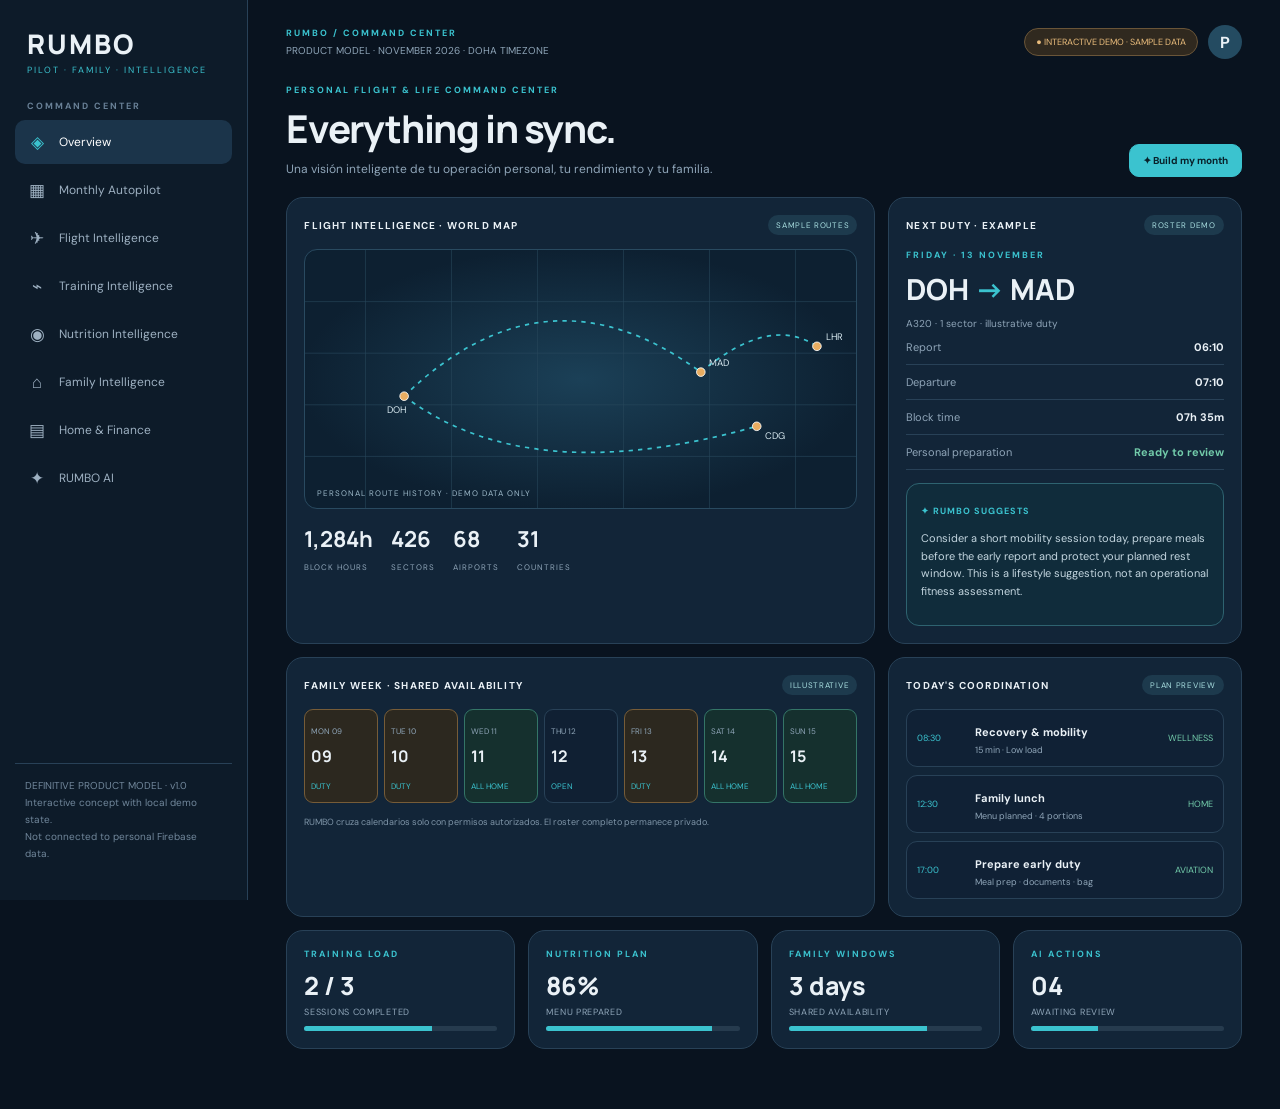
<file: rumbo-definitive-model.html>
<!doctype html>
<html lang="es"><head><meta charset="utf-8"><meta name="viewport" content="width=device-width,initial-scale=1,viewport-fit=cover"><meta name="theme-color" content="#0b1420"><title>RUMBO · Definitive Product Model</title>
<link rel="preconnect" href="https://fonts.googleapis.com"><link href="https://fonts.googleapis.com/css2?family=DM+Sans:wght@400;500;600;700&family=Manrope:wght@400;500;600;700;800&display=swap" rel="stylesheet">
<style>
:root{--bg:#09131f;--nav:#0d1b29;--panel:#122538;--panel2:#193148;--line:#284157;--cyan:#3bc3cf;--amber:#e9ad61;--white:#eaf1f6;--muted:#8fa5b8;--green:#72cbaa;--red:#e27f7f;--purple:#a99ae9;--r:17px}
*{box-sizing:border-box}body{margin:0;background:var(--bg);color:var(--white);font-family:'DM Sans',sans-serif}button,input,select{font:inherit}button{cursor:pointer}.app{display:grid;grid-template-columns:248px minmax(0,1fr);min-height:100vh}.side{height:100vh;position:sticky;top:0;background:var(--nav);border-right:1px solid var(--line);padding:25px 15px;display:flex;flex-direction:column;gap:24px}.brand{padding:0 12px}.brand b{font:800 27px Manrope;letter-spacing:2px}.brand small{display:block;color:var(--cyan);letter-spacing:2px;font-size:9px;margin-top:2px}.navgroup label{display:block;color:#698197;font-size:9px;letter-spacing:2px;font-weight:700;padding:0 12px 8px}.nav{display:grid;gap:4px}.nav button{border:0;background:transparent;color:#9db0c1;text-align:left;padding:11px 12px;border-radius:10px;font-size:12px;display:flex;gap:12px;align-items:center}.nav button.active,.nav button:hover{background:#1b344a;color:#fff}.nav button.active i{color:var(--cyan)}.nav i{font-style:normal;font-size:17px;width:20px;text-align:center}.sidefoot{margin-top:auto;padding:13px 10px;border-top:1px solid var(--line);font-size:10px;line-height:1.7;color:#71879b}.main{max-width:1700px;width:100%;padding:25px clamp(16px,3vw,42px) 60px;margin:auto;min-width:0}.top{display:flex;justify-content:space-between;align-items:center;margin-bottom:25px}.crumb{font-size:9px;letter-spacing:2px;color:var(--cyan);font-weight:700}.date{font-size:10px;color:var(--muted);margin-top:5px}.topright{display:flex;gap:10px;align-items:center}.demo{border:1px solid #6a5538;background:#30291f;color:#e9bc7c;border-radius:30px;padding:7px 11px;font-size:9px}.avatar{height:34px;width:34px;border-radius:50%;display:grid;place-items:center;background:#244b61;font-weight:700}.page{display:none}.page.active{display:block}.heading{display:flex;justify-content:space-between;align-items:end;gap:15px;margin-bottom:20px}.eyebrow{font-size:9px;letter-spacing:2px;color:var(--cyan);font-weight:700}.heading h1{font:750 clamp(27px,3vw,40px) Manrope;letter-spacing:-1.4px;margin:6px 0}.heading p{font-size:12px;color:var(--muted);margin:0}.btn{border:1px solid #3b6077;background:#1b3b52;color:#d5f4f4;border-radius:10px;padding:9px 13px;font-size:10px;font-weight:700}.btn.primary{background:var(--cyan);border-color:var(--cyan);color:#09212a}.btn.ghost{background:transparent;color:var(--muted);border-color:var(--line)}.btn.amber{background:#4a3825;border-color:#80613b;color:#f2c98c}.grid{display:grid;gap:13px}.two{grid-template-columns:1.25fr .75fr}.three{grid-template-columns:repeat(3,minmax(0,1fr))}.four{grid-template-columns:repeat(4,minmax(0,1fr))}.panel{background:var(--panel);border:1px solid var(--line);border-radius:var(--r);padding:17px;min-width:0}.panel h2{font-size:10px;text-transform:uppercase;letter-spacing:1.2px;margin:0}.panelhead{display:flex;justify-content:space-between;align-items:center;gap:10px;margin-bottom:14px}.tag{font-size:8px;border-radius:20px;padding:5px 8px;background:#1d3a4d;color:#a9dfe1;letter-spacing:.7px}.muted{color:var(--muted)}.small{font-size:10px}.stat{font:750 25px Manrope;margin:8px 0 3px}.statlabel{font-size:9px;color:var(--muted);letter-spacing:.7px;text-transform:uppercase}.map{height:260px;border-radius:13px;overflow:hidden;position:relative;background:radial-gradient(ellipse at 50% 50%,#1b4057,#0d2031 72%);border:1px solid #294a60}.map svg{height:100%;width:100%}.map .label{position:absolute;bottom:10px;left:12px;color:#9db9c9;font-size:8px;letter-spacing:1px}.route{stroke:var(--cyan);stroke-width:2;stroke-dasharray:5 6;fill:none}.dot{fill:var(--amber);stroke:white;stroke-width:1}.metricrow{display:flex;gap:18px;margin-top:15px}.metric strong{display:block;font:700 22px Manrope}.metric span{font-size:8px;color:var(--muted);letter-spacing:1px}.row{display:flex;justify-content:space-between;gap:12px;align-items:center;padding:10px 0;border-bottom:1px solid var(--line);font-size:11px}.row:last-child{border-bottom:0}.row span{color:var(--muted)}.ai{border:1px solid #2e6370;background:#102c3b;border-radius:13px;padding:14px}.ai b{color:var(--cyan);font-size:9px;letter-spacing:1px}.ai p{font-size:11px;color:#c3d5df;line-height:1.6}.week{display:grid;grid-template-columns:repeat(7,1fr);gap:6px}.day{border:1px solid var(--line);border-radius:9px;background:#102033;padding:8px 6px;min-height:82px}.day.free{border-color:#347567;background:#15302e}.day.duty{border-color:#765c38;background:#2c281f}.day strong{display:block;font:700 16px Manrope;margin:6px 0}.day small{font-size:8px;color:var(--muted)}.day em{font-style:normal;font-size:8px;color:var(--cyan)}.timeline{display:grid;gap:8px}.event{display:flex;gap:10px;align-items:center;background:#102135;border:1px solid var(--line);border-radius:11px;padding:10px}.event .time{font-size:9px;color:var(--cyan);width:48px}.event b{font-size:11px}.event small{display:block;color:var(--muted);font-size:9px;margin-top:3px}.event .right{margin-left:auto;color:var(--green);font-size:9px}.plansteps{display:grid;gap:8px}.step{display:flex;gap:10px;align-items:start;border:1px solid var(--line);border-radius:11px;padding:11px;background:#102135}.step .num{width:23px;height:23px;border-radius:7px;background:#1d4558;color:var(--cyan);display:grid;place-items:center;font-size:10px;font-weight:700}.step b{font-size:11px}.step small{display:block;color:var(--muted);font-size:9px;margin-top:3px;line-height:1.5}.progress{height:5px;background:#263b4e;border-radius:8px;overflow:hidden;margin-top:8px}.progress i{display:block;height:100%;background:var(--cyan)}.weekgrid{display:grid;grid-template-columns:repeat(7,minmax(0,1fr));gap:7px}.weekcell{background:#102033;border:1px solid var(--line);border-radius:10px;padding:9px;min-height:130px}.weekcell strong{font-size:10px}.weekcell small{display:block;color:var(--muted);font-size:8px;margin:4px 0}.pill{display:block;background:#1d4054;color:#b6e5e6;border-radius:6px;padding:5px;margin-top:5px;font-size:8px}.pill.train{background:#393451;color:#d0c7ff}.pill.family{background:#25483f;color:#a7e2c9}.pill.rest{background:#493a29;color:#efc58c}.recipe{display:grid;grid-template-columns:40px 1fr auto;gap:10px;align-items:center;padding:10px 0;border-bottom:1px solid var(--line)}.recipe:last-child{border:0}.foodicon{width:38px;height:38px;border-radius:10px;background:#254237;display:grid;place-items:center;font-size:18px}.recipe b{font-size:11px}.recipe small{display:block;color:var(--muted);font-size:9px;margin-top:3px}.checklist{display:grid;gap:9px}.checklist label{display:flex;gap:8px;align-items:center;font-size:10px}.checklist input{accent-color:var(--cyan)}.checklist label.done span{text-decoration:line-through;color:#657e91}.inputrow{display:flex;gap:7px;margin-top:12px}.inputrow input,.inputrow select{min-width:0;flex:1;background:#0b1927;border:1px solid var(--line);border-radius:8px;padding:9px;color:var(--white);font-size:10px}.notice{font-size:9px;color:#7f95a8;line-height:1.6;margin-top:12px}.kpi{display:flex;align-items:center;justify-content:space-between}.kpi strong{font:700 21px Manrope}.modulecards{display:grid;grid-template-columns:repeat(3,minmax(0,1fr));gap:10px}.module{border:1px solid var(--line);background:#102135;border-radius:12px;padding:13px}.module i{font-style:normal;font-size:19px}.module b{display:block;font-size:11px;margin:8px 0 4px}.module small{font-size:9px;color:var(--muted);line-height:1.4;display:block}.tabbar{display:none}.modal{position:fixed;inset:0;background:#02080dcc;display:none;place-items:center;padding:16px;z-index:30}.modal.show{display:grid}.dialog{max-width:560px;width:100%;background:#14283a;border:1px solid #35536a;border-radius:18px;padding:20px}.dialog h2{font:700 20px Manrope;margin:0 0 8px}.dialog p{font-size:11px;color:var(--muted);line-height:1.6}.dialog textarea{width:100%;min-height:120px;background:#0b1927;border:1px solid var(--line);border-radius:10px;color:white;padding:11px;font:11px monospace}.dialogfoot{display:flex;justify-content:end;gap:8px;margin-top:12px}
@media(max-width:1100px){.app{grid-template-columns:76px 1fr}.side{padding:20px 8px}.brand{padding:0 6px}.brand b{font-size:19px}.brand small,.navgroup label,.nav button span,.sidefoot{display:none}.nav button{justify-content:center;padding:12px 7px}.two{grid-template-columns:1fr}.four{grid-template-columns:repeat(2,1fr)}}
@media(max-width:700px){.app{display:block;padding-bottom:65px}.side{display:none}.main{padding:17px 12px 30px}.top{margin-bottom:20px}.heading{align-items:start;flex-direction:column}.three,.four,.modulecards{grid-template-columns:1fr 1fr}.week{grid-template-columns:repeat(4,1fr)}.weekgrid{grid-template-columns:repeat(2,1fr)}.tabbar{display:grid;grid-template-columns:repeat(5,1fr);position:fixed;bottom:0;left:0;right:0;background:#0d1b29;border-top:1px solid var(--line);padding:7px 3px env(safe-area-inset-bottom);z-index:20}.tabbar button{border:0;background:none;color:#8399ac;font-size:8px;display:grid;gap:3px;justify-items:center}.tabbar button.active{color:var(--cyan)}.tabbar i{font-style:normal;font-size:17px}.demo{display:none}.metricrow{gap:12px}.metric strong{font-size:18px}.map{height:210px}}
</style></head><body>
<div class="app"><aside class="side"><div class="brand"><b>RUMBO</b><small>PILOT · FAMILY · INTELLIGENCE</small></div><div class="navgroup"><label>COMMAND CENTER</label><nav class="nav">
<button class="active" data-page="home"><i>◈</i><span>Overview</span></button><button data-page="monthly"><i>▦</i><span>Monthly Autopilot</span></button><button data-page="aviation"><i>✈</i><span>Flight Intelligence</span></button><button data-page="training"><i>⌁</i><span>Training Intelligence</span></button><button data-page="nutrition"><i>◉</i><span>Nutrition Intelligence</span></button><button data-page="family"><i>⌂</i><span>Family Intelligence</span></button><button data-page="finance"><i>▤</i><span>Home & Finance</span></button><button data-page="ai"><i>✦</i><span>RUMBO AI</span></button></nav></div><div class="sidefoot">DEFINITIVE PRODUCT MODEL · v1.0<br>Interactive concept with local demo state.<br>Not connected to personal Firebase data.</div></aside>
<main class="main"><header class="top"><div><div class="crumb">RUMBO / <span id="crumb">COMMAND CENTER</span></div><div class="date">PRODUCT MODEL · NOVEMBER 2026 · DOHA TIMEZONE</div></div><div class="topright"><span class="demo">● INTERACTIVE DEMO · SAMPLE DATA</span><div class="avatar">P</div></div></header>
<section class="page active" id="home"><div class="heading"><div><div class="eyebrow">PERSONAL FLIGHT & LIFE COMMAND CENTER</div><h1>Everything in sync.</h1><p>Una visión inteligente de tu operación personal, tu rendimiento y tu familia.</p></div><button class="btn primary" onclick="go('monthly')">✦ Build my month</button></div>
<div class="grid two"><div class="panel"><div class="panelhead"><h2>Flight intelligence · world map</h2><span class="tag">SAMPLE ROUTES</span></div><div class="map"><svg viewBox="0 0 700 300" preserveAspectRatio="xMidYMid slice"><g stroke="#29495d" stroke-width="1" opacity=".7" fill="none"><path d="M0 60H700M0 120H700M0 180H700M0 240H700M100 0V300M200 0V300M300 0V300M400 0V300M500 0V300M600 0V300"/></g><path class="route" d="M145 170 Q310 10 490 142 M145 170 Q290 280 555 205 M490 142 Q570 75 625 112"/><circle class="dot" cx="145" cy="170" r="5"/><circle class="dot" cx="490" cy="142" r="5"/><circle class="dot" cx="555" cy="205" r="5"/><circle class="dot" cx="625" cy="112" r="5"/><g fill="#d7e8ef" font-size="11"><text x="125" y="190">DOH</text><text x="500" y="135">MAD</text><text x="565" y="220">CDG</text><text x="635" y="105">LHR</text></g></svg><div class="label">PERSONAL ROUTE HISTORY · DEMO DATA ONLY</div></div><div class="metricrow"><div class="metric"><strong>1,284h</strong><span>BLOCK HOURS</span></div><div class="metric"><strong>426</strong><span>SECTORS</span></div><div class="metric"><strong>68</strong><span>AIRPORTS</span></div><div class="metric"><strong>31</strong><span>COUNTRIES</span></div></div></div>
<div class="panel"><div class="panelhead"><h2>Next duty · example</h2><span class="tag">ROSTER DEMO</span></div><div class="eyebrow">FRIDAY · 13 NOVEMBER</div><div style="font:750 29px Manrope;margin:8px 0">DOH <span style="color:var(--cyan)">→</span> MAD</div><div class="small muted">A320 · 1 sector · illustrative duty</div><div class="row"><span>Report</span><b>06:10</b></div><div class="row"><span>Departure</span><b>07:10</b></div><div class="row"><span>Block time</span><b>07h 35m</b></div><div class="row"><span>Personal preparation</span><b style="color:var(--green)">Ready to review</b></div><div class="ai" style="margin-top:13px"><b>✦ RUMBO SUGGESTS</b><p>Consider a short mobility session today, prepare meals before the early report and protect your planned rest window. This is a lifestyle suggestion, not an operational fitness assessment.</p></div></div></div>
<div class="grid two" style="margin-top:13px"><div class="panel"><div class="panelhead"><h2>Family Week · shared availability</h2><span class="tag">ILLUSTRATIVE</span></div><div class="week"><div class="day duty"><small>MON 09</small><strong>09</strong><em>DUTY</em></div><div class="day duty"><small>TUE 10</small><strong>10</strong><em>DUTY</em></div><div class="day free"><small>WED 11</small><strong>11</strong><em>ALL HOME</em></div><div class="day"><small>THU 12</small><strong>12</strong><em>OPEN</em></div><div class="day duty"><small>FRI 13</small><strong>13</strong><em>DUTY</em></div><div class="day free"><small>SAT 14</small><strong>14</strong><em>ALL HOME</em></div><div class="day free"><small>SUN 15</small><strong>15</strong><em>ALL HOME</em></div></div><p class="notice">RUMBO cruza calendarios solo con permisos autorizados. El roster completo permanece privado.</p></div><div class="panel"><div class="panelhead"><h2>Today's coordination</h2><span class="tag">PLAN PREVIEW</span></div><div class="timeline"><div class="event"><span class="time">08:30</span><div><b>Recovery & mobility</b><small>15 min · Low load</small></div><span class="right">WELLNESS</span></div><div class="event"><span class="time">12:30</span><div><b>Family lunch</b><small>Menu planned · 4 portions</small></div><span class="right">HOME</span></div><div class="event"><span class="time">17:00</span><div><b>Prepare early duty</b><small>Meal prep · documents · bag</small></div><span class="right">AVIATION</span></div></div></div></div>
<div class="grid four" style="margin-top:13px"><div class="panel"><div class="eyebrow">TRAINING LOAD</div><div class="stat">2 / 3</div><div class="statlabel">Sessions completed</div><div class="progress"><i style="width:66%"></i></div></div><div class="panel"><div class="eyebrow">NUTRITION PLAN</div><div class="stat">86%</div><div class="statlabel">Menu prepared</div><div class="progress"><i style="width:86%"></i></div></div><div class="panel"><div class="eyebrow">FAMILY WINDOWS</div><div class="stat">3 days</div><div class="statlabel">Shared availability</div><div class="progress"><i style="width:72%"></i></div></div><div class="panel"><div class="eyebrow">AI ACTIONS</div><div class="stat">04</div><div class="statlabel">Awaiting review</div><div class="progress"><i style="width:35%"></i></div></div></div></section>
<section class="page" id="monthly"><div class="heading"><div><div class="eyebrow">MONTHLY AUTOPILOT</div><h1>Plan the month. Not every day.</h1><p>Un roster validado se convierte en un plan coordinado que puedes revisar y ajustar.</p></div><button class="btn primary" onclick="buildPlan()">✦ Generate monthly plan</button></div>
<div class="grid two"><div class="panel"><div class="panelhead"><h2>Step 1 · Import your roster</h2><span class="tag">REVIEW REQUIRED</span></div><div class="plansteps"><div class="step"><span class="num">1</span><div><b>Import PDF, image, CSV or ICS</b><small>Extract duties, report times, sectors, airports and local time zones.</small></div></div><div class="step"><span class="num">2</span><div><b>Validate uncertain fields</b><small>Every extracted duty carries source and confidence. Nothing is silently accepted.</small></div></div><div class="step"><span class="num">3</span><div><b>Generate coordinated month</b><small>Training, recovery, nutrition, family windows and shopping draft.</small></div></div></div><div class="inputrow"><input id="rosterFile" type="file" accept=".pdf,.csv,.ics,image/*" onchange="fileChosen(this)"><button class="btn" onclick="document.getElementById('rosterFile').click()">Choose roster</button></div><div id="fileStatus" class="notice">Demo mode: no file is uploaded. Real parser and data validation are part of implementation.</div><div class="row" style="margin-top:12px"><span>Profile</span><b>A320 · Short haul (sample)</b></div><div class="row"><span>Planning horizon</span><b>30 days</b></div><div class="row"><span>Family sharing</span><b>Availability only</b></div></div>
<div class="panel"><div class="panelhead"><h2>Monthly plan engine</h2><span class="tag">COORDINATION LOGIC</span></div><div id="planState" class="ai"><b>READY TO GENERATE</b><p>Generate a sample month to see how the plan is assembled. It will not write to your real calendar or Firebase.</p></div><div id="planSteps" class="plansteps" style="margin-top:12px"><div class="row"><span>Roster normalization</span><b>Waiting</b></div><div class="row"><span>Recovery windows</span><b>Waiting</b></div><div class="row"><span>Training microcycle</span><b>Waiting</b></div><div class="row"><span>Nutrition & family menu</span><b>Waiting</b></div><div class="row"><span>Shopping & budget</span><b>Waiting</b></div></div></div></div>
<div class="panel" style="margin-top:13px"><div class="panelhead"><h2>Monthly timeline · generated draft</h2><span class="tag">DEMO CALENDAR</span></div><div class="weekgrid" id="monthGrid"><div class="weekcell"><strong>MON · 09</strong><small>Duty day</small><span class="pill">Flight duty</span><span class="pill train">10m mobility</span></div><div class="weekcell"><strong>TUE · 10</strong><small>Duty day</small><span class="pill">Flight duty</span><span class="pill rest">Recovery</span></div><div class="weekcell"><strong>WED · 11</strong><small>Family window</small><span class="pill train">Strength A · 40m</span><span class="pill family">Family lunch</span></div><div class="weekcell"><strong>THU · 12</strong><small>Open day</small><span class="pill train">Zone 2 · 30m</span><span class="pill">Meal prep</span></div><div class="weekcell"><strong>FRI · 13</strong><small>Duty day</small><span class="pill">Flight duty</span><span class="pill rest">Sleep priority</span></div><div class="weekcell"><strong>SAT · 14</strong><small>Family window</small><span class="pill family">Family activity</span><span class="pill">Dinner plan</span></div><div class="weekcell"><strong>SUN · 15</strong><small>Recovery</small><span class="pill train">Mobility · 20m</span><span class="pill family">All home</span></div></div><p class="notice">Illustrative schedule. The production engine will calculate from validated duties, timezone, preferences, recovery check-ins and family permissions.</p></div></section>
<section class="page" id="aviation"><div class="heading"><div><div class="eyebrow">FLIGHT INTELLIGENCE</div><h1>Your flying, understood.</h1><p>Mapa, roster, logbook, estadísticas y documentos en un único espacio.</p></div><button class="btn primary" onclick="go('monthly')">＋ Import roster</button></div><div class="grid four"><div class="panel"><div class="eyebrow">BLOCK HOURS</div><div class="stat">1,284h</div><div class="statlabel">Sample lifetime</div></div><div class="panel"><div class="eyebrow">SECTORS</div><div class="stat">426</div><div class="statlabel">Validated entries</div></div><div class="panel"><div class="eyebrow">AIRPORTS</div><div class="stat">68</div><div class="statlabel">Unique airports</div></div><div class="panel"><div class="eyebrow">COUNTRIES</div><div class="stat">31</div><div class="statlabel">Flown to</div></div></div><div class="grid two" style="margin-top:13px"><div class="panel"><div class="panelhead"><h2>Flight history map</h2><span class="tag">FILTERABLE DATA MODEL</span></div><div class="map"><svg viewBox="0 0 700 300"><g stroke="#29495d" fill="none"><path d="M0 60H700M0 120H700M0 180H700M0 240H700M100 0V300M200 0V300M300 0V300M400 0V300M500 0V300M600 0V300"/></g><path class="route" d="M120 170Q270 25 440 120M120 170Q280 280 510 210M440 120Q540 70 620 120M440 120Q470 220 510 210"/></svg><div class="label">SAMPLE ROUTES · NO REAL FLIGHT HISTORY</div></div><div class="inputrow"><select><option>All aircraft</option><option>A320</option><option>A350</option></select><select><option>All years</option><option>2026</option><option>2025</option></select><select><option>All sectors</option><option>International</option></select></div></div><div class="panel"><div class="panelhead"><h2>Flight data pipeline</h2><span class="tag">TRACEABLE</span></div><div class="timeline"><div class="event"><span class="time">01</span><div><b>Import source file</b><small>PDF / CSV / logbook provider</small></div></div><div class="event"><span class="time">02</span><div><b>Normalize and detect duplicates</b><small>UTC/local offsets, airports, aircraft, block time</small></div></div><div class="event"><span class="time">03</span><div><b>Review confidence</b><small>Correct uncertain fields before save</small></div></div><div class="event"><span class="time">04</span><div><b>Update map and analytics</b><small>Only from validated logbook entries</small></div></div></div></div></div></section>
<section class="page" id="training"><div class="heading"><div><div class="eyebrow">TRAINING INTELLIGENCE</div><h1>Train around your life.</h1><p>Periodización mensual y sesiones adaptadas al roster, equipo y recuperación.</p></div><button class="btn primary" onclick="generateTraining()">✦ Adapt this week</button></div><div class="grid three"><div class="panel"><div class="eyebrow">4-WEEK BLOCK</div><div class="stat">12 sessions</div><div class="statlabel">Target, not obligation</div></div><div class="panel"><div class="eyebrow">TRAINING MIX</div><div class="stat">3 + 2 + 2</div><div class="statlabel">Strength · cardio · mobility</div></div><div class="panel"><div class="eyebrow">ADAPTATION</div><div class="stat">Roster-aware</div><div class="statlabel">Duty · rest · equipment</div></div></div><div class="grid two" style="margin-top:13px"><div class="panel"><div class="panelhead"><h2>Weekly training microcycle</h2><span class="tag">SAMPLE PLAN</span></div><div class="timeline"><div class="event"><span class="time">MON</span><div><b>Strength A · Full body</b><small>40 min · moderate · gym</small></div><span class="right">MAIN</span></div><div class="event"><span class="time">TUE</span><div><b>Recovery walk + mobility</b><small>15 min · low load</small></div><span class="right">EASY</span></div><div class="event"><span class="time">WED</span><div><b>Zone 2 cardio</b><small>30 min · conversational pace</small></div><span class="right">CARDIO</span></div><div class="event"><span class="time">THU</span><div><b>Rest / family time</b><small>No session scheduled</small></div><span class="right">REST</span></div><div class="event"><span class="time">FRI</span><div><b>Hotel express mobility</b><small>12 min · bodyweight</small></div><span class="right">TRAVEL</span></div></div></div><div class="panel"><div class="panelhead"><h2>Adaptive rules</h2><span class="tag">EXPLAINABLE</span></div><div class="row"><span>Early report / night duty</span><b>Reduce intensity</b></div><div class="row"><span>Layover / hotel gym</span><b>Travel session</b></div><div class="row"><span>Free day + good readiness</span><b>Main strength</b></div><div class="row"><span>High fatigue / pain</span><b style="color:var(--amber)">Rest & reassess</b></div><div class="row"><span>Missed session</span><b>No punishment / no overload</b></div><p class="notice">Wellbeing coaching only. No medical diagnosis or operational fitness-for-duty assessment.</p></div></div><div class="panel" style="margin-top:13px"><div class="panelhead"><h2>Exercise library · sample</h2><span class="tag">EQUIPMENT & SUBSTITUTIONS</span></div><div class="modulecards"><div class="module"><i>🏋️</i><b>Strength</b><small>Squat, hinge, push, pull, carry · gym/home variants.</small></div><div class="module"><i>🚶</i><b>Cardio</b><small>Zone 2, intervals and low-impact options.</small></div><div class="module"><i>🧘</i><b>Mobility</b><small>Hip, thoracic, neck and travel reset routines.</small></div></div></div></section>
<section class="page" id="nutrition"><div class="heading"><div><div class="eyebrow">NUTRITION INTELLIGENCE</div><h1>Feed the plan.</h1><p>Nutrición personal y menú familiar coordinados con horarios, preferencias y compra.</p></div><button class="btn primary" onclick="generateMenu()">✦ Generate weekly menu</button></div><div class="grid three"><div class="panel"><div class="eyebrow">PERSONAL MODE</div><div class="stat">Flight-day</div><div class="statlabel">Meals, hydration & timing</div></div><div class="panel"><div class="eyebrow">FAMILY MENU</div><div class="stat">7 days</div><div class="statlabel">Shared meal planner</div></div><div class="panel"><div class="eyebrow">SHOPPING</div><div class="stat" id="shoppingCount">12 items</div><div class="statlabel">Consolidated from recipes</div></div></div><div class="grid two" style="margin-top:13px"><div class="panel"><div class="panelhead"><h2>Family menu · weekly draft</h2><span class="tag">SAMPLE RECIPES</span></div><div id="menuList"><div class="recipe"><div class="foodicon">🍗</div><div><b>Chicken rice bowls</b><small>Lunch · 25 min · 4 portions</small></div><button class="btn ghost" onclick="addIngredients()">＋ Shop</button></div><div class="recipe"><div class="foodicon">🐟</div><div><b>Salmon & roasted vegetables</b><small>Dinner · 30 min · 4 portions</small></div><button class="btn ghost" onclick="addIngredients()">＋ Shop</button></div><div class="recipe"><div class="foodicon">🥘</div><div><b>Lentil vegetable stew</b><small>Lunch · 35 min · batch cook</small></div><button class="btn ghost" onclick="addIngredients()">＋ Shop</button></div><div class="recipe"><div class="foodicon">🌯</div><div><b>Turkey wraps</b><small>Dinner · 15 min · 4 portions</small></div><button class="btn ghost" onclick="addIngredients()">＋ Shop</button></div><div class="recipe"><div class="foodicon">🍕</div><div><b>Family homemade pizza</b><small>Dinner · 40 min · shared prep</small></div><button class="btn ghost" onclick="addIngredients()">＋ Shop</button></div></div><p class="notice">The live planner will use allergies, preferences, household portions, pantry stock and meal timing. This menu is fictional.</p></div><div class="panel"><div class="panelhead"><h2>Smart shopping list</h2><span class="tag">INTERACTIVE DEMO</span></div><div class="checklist" id="shoppingList"><label><input type="checkbox"><span>Chicken breast · 700 g</span></label><label><input type="checkbox"><span>Salmon · 500 g</span></label><label><input type="checkbox"><span>Rice · 1 kg</span></label><label><input type="checkbox"><span>Broccoli · 2 heads</span></label><label><input type="checkbox"><span>Carrots · 1 kg</span></label><label><input type="checkbox"><span>Wholegrain wraps</span></label><label><input type="checkbox"><span>Lentils · 500 g</span></label><label><input type="checkbox"><span>Tomatoes · 6</span></label></div><div class="inputrow"><input id="newItem" placeholder="Add item to shopping list"><button class="btn" onclick="addItem()">Add</button></div><p class="notice">Future logic: subtract pantry stock, scale portions, group by aisle, suggest substitutions and estimate local basket cost.</p></div></div></section>
<section class="page" id="family"><div class="heading"><div><div class="eyebrow">FAMILY INTELLIGENCE</div><h1>Make time together visible.</h1><p>Calendario, colegio, tareas, viajes y disponibilidad con permisos.</p></div><button class="btn primary" onclick="alert('Invitaciones y permisos se activarán con autenticación de miembros.')">＋ Add family member</button></div><div class="grid two"><div class="panel"><div class="panelhead"><h2>Family Week · shared windows</h2><span class="tag">SAMPLE DATA</span></div><div class="week"><div class="day duty"><small>MON</small><strong>09</strong><em>DUTY</em></div><div class="day duty"><small>TUE</small><strong>10</strong><em>DUTY</em></div><div class="day free"><small>WED</small><strong>11</strong><em>ALL HOME</em></div><div class="day"><small>THU</small><strong>12</strong><em>PARTIAL</em></div><div class="day duty"><small>FRI</small><strong>13</strong><em>DUTY</em></div><div class="day free"><small>SAT</small><strong>14</strong><em>ALL HOME</em></div><div class="day free"><small>SUN</small><strong>15</strong><em>ALL HOME</em></div></div><div class="row"><span>Shared family time</span><b>3 windows found</b></div><div class="row"><span>Private roster</span><b>Not shared by default</b></div></div><div class="panel"><div class="panelhead"><h2>Household workspace</h2><span class="tag">COLLABORATIVE</span></div><div class="modulecards"><div class="module"><i>🎒</i><b>School</b><small>Calendar, documents, fees, events.</small></div><div class="module"><i>🗂️</i><b>Family vault</b><small>Reservations, certificates, reminders.</small></div><div class="module"><i>🧹</i><b>Home tasks</b><small>Assign, repeat, review and complete.</small></div><div class="module"><i>🌍</i><b>Travel map</b><small>Visited, wishlist, POI and trip plans.</small></div><div class="module"><i>🎉</i><b>Activities</b><small>Suggestions for shared free windows.</small></div><div class="module"><i>🔐</i><b>Permissions</b><small>Private, shared and household scopes.</small></div></div></div></div></section>
<section class="page" id="finance"><div class="heading"><div><div class="eyebrow">HOME & HOUSEHOLD FINANCE</div><h1>Make the household plan measurable.</h1><p>Presupuesto doméstico conectado a menús y compras; separado del Family Office.</p></div><button class="btn primary" onclick="alert('CSV import will include preview, category mapping and confirmation before saving.')">＋ Import expenses</button></div><div class="grid four"><div class="panel"><div class="eyebrow">MONTHLY BUDGET</div><div class="stat">24,000</div><div class="statlabel">QAR · fictional</div></div><div class="panel"><div class="eyebrow">SPENT</div><div class="stat">15,420</div><div class="statlabel">QAR · fictional</div></div><div class="panel"><div class="eyebrow">REMAINING</div><div class="stat" style="color:var(--green)">8,580</div><div class="statlabel">QAR · fictional</div></div><div class="panel"><div class="eyebrow">MENU COST</div><div class="stat">1,180</div><div class="statlabel">QAR · estimate</div></div></div><div class="grid two" style="margin-top:13px"><div class="panel"><div class="panelhead"><h2>Household forecast</h2><span class="tag">ILLUSTRATIVE</span></div><div class="row"><span>Housing & bills</span><b>QAR 8,000</b></div><div class="progress"><i style="width:82%"></i></div><div class="row"><span>Groceries & food</span><b>QAR 3,200</b></div><div class="progress"><i style="width:55%"></i></div><div class="row"><span>School & family</span><b>QAR 2,800</b></div><div class="progress"><i style="width:45%"></i></div><div class="row"><span>Transport & other</span><b>QAR 1,420</b></div><div class="progress"><i style="width:34%"></i></div></div><div class="panel"><div class="panelhead"><h2>Financial boundaries</h2><span class="tag">SEPARATION</span></div><div class="row"><span>Household budget</span><b>RUMBO</b></div><div class="row"><span>Investments & trading</span><b>Separate Family Office</b></div><div class="row"><span>Bank imports</span><b>CSV + confirmation</b></div><div class="row"><span>Payments / transfers</span><b style="color:var(--amber)">Never autonomous</b></div><p class="notice">Integration with the Family Office, if requested later, starts read-only and uses an explicit data contract.</p></div></div></section>
<section class="page" id="ai"><div class="heading"><div><div class="eyebrow">RUMBO AI · MULTI-AGENT ORCHESTRATION</div><h1>One intelligence. Seven specialists.</h1><p>Contexto compartido, herramientas separadas y decisiones siempre explicables.</p></div><span class="tag">PROPOSE · REVIEW · EXECUTE</span></div><div class="modulecards"><div class="module"><i>✈️</i><b>Aviation Planner</b><small>Roster, routes, sectors, duties and availability.</small></div><div class="module"><i>🌙</i><b>Recovery Coach</b><small>Sleep, fatigue self-report and recovery habits.</small></div><div class="module"><i>🏋️</i><b>Training Coach</b><small>Monthly periodization and adaptive sessions.</small></div><div class="module"><i>🥗</i><b>Nutrition Coach</b><small>Flight-day meals, family menu and shopping.</small></div><div class="module"><i>🏡</i><b>Family Planner</b><small>Shared time, school, home and travel.</small></div><div class="module"><i>📊</i><b>Finance Coach</b><small>Household budget and cost forecasting.</small></div><div class="module"><i>◈</i><b>Life Planner</b><small>Priorities, conflicts and daily briefing.</small></div></div><div class="grid two" style="margin-top:13px"><div class="panel"><div class="panelhead"><h2>Recommendation review queue</h2><span class="tag">EXAMPLE ACTIONS</span></div><div id="queue"><div class="event"><span class="time">01</span><div><b>Move strength session to Wednesday</b><small>Roster indicates a free window and family schedule allows it.</small></div><button class="btn" onclick="resolve(this)">Review</button></div><div class="event"><span class="time">02</span><div><b>Consolidate weekly grocery list</b><small>Combine ingredients from five recipes and pantry stock.</small></div><button class="btn" onclick="resolve(this)">Review</button></div><div class="event"><span class="time">03</span><div><b>Share Saturday family availability</b><small>Only the availability window will be shared.</small></div><button class="btn" onclick="resolve(this)">Review</button></div></div></div><div class="panel"><div class="panelhead"><h2>Autonomy & safety</h2><span class="tag">USER CONTROL</span></div><div class="row"><span>Consult and explain</span><b style="color:var(--green)">Automatic</b></div><div class="row"><span>Create drafts</span><b style="color:var(--green)">Automatic</b></div><div class="row"><span>Modify shared calendar</span><b style="color:var(--amber)">Approval</b></div><div class="row"><span>Purchases / payments</span><b style="color:var(--red)">Never autonomous</b></div><div class="row"><span>Fitness-for-duty decisions</span><b style="color:var(--red)">Not permitted</b></div><p class="notice">Each recommendation records sources, assumptions, confidence, permission, approval and outcome.</p></div></div><div class="panel" style="margin-top:13px"><div class="panelhead"><h2>Ask RUMBO</h2><span class="tag">CONCEPT INTERACTION</span></div><div class="inputrow"><input id="ask" placeholder="e.g. Plan my next 4 weeks around my roster"><button class="btn primary" onclick="askRumbo()">Ask</button></div><div id="answer" class="notice">In the final product, this assistant will use your connected and authorized data. This demo returns an illustrative response only.</div></div></section>
</main><nav class="tabbar"><button class="active" data-page="home"><i>◈</i>Home</button><button data-page="monthly"><i>▦</i>Month</button><button data-page="aviation"><i>✈</i>Flight</button><button data-page="training"><i>⌁</i>Train</button><button data-page="nutrition"><i>◉</i>Meals</button></nav></div>
<div class="modal" id="modal"><div class="dialog"><h2 id="modalTitle">Review recommendation</h2><p id="modalText">Review what will change before approving.</p><div class="dialogfoot"><button class="btn ghost" onclick="closeModal()">Cancel</button><button class="btn primary" onclick="approveModal()">Approve demo</button></div></div></div>
<script>
const labels={home:"COMMAND CENTER",monthly:"MONTHLY AUTOPILOT",aviation:"FLIGHT INTELLIGENCE",training:"TRAINING INTELLIGENCE",nutrition:"NUTRITION INTELLIGENCE",family:"FAMILY INTELLIGENCE",finance:"HOME & FINANCE",ai:"RUMBO AI"};
function go(id){document.querySelectorAll(".page").forEach(x=>x.classList.toggle("active",x.id===id));document.querySelectorAll("[data-page]").forEach(x=>x.classList.toggle("active",x.dataset.page===id));document.getElementById("crumb").textContent=labels[id]||id;window.scrollTo({top:0,behavior:"smooth"})}
document.querySelectorAll("[data-page]").forEach(x=>x.addEventListener("click",()=>go(x.dataset.page)));
function buildPlan(){const box=document.getElementById("planState");box.innerHTML="<b>✦ SAMPLE MONTH GENERATED</b><p>Roster normalized · 9 duty days · 8 open windows · 3 family windows · 6 training sessions · 7-day family menu · 1 consolidated shopping list. All values are fictional examples.</p>";const rows=["9 duties detected · review required","8 recovery and availability windows mapped","6 training sessions drafted with alternatives","7-day menu and batch-cooking draft created","Shopping list consolidated · budget estimate ready"];document.getElementById("planSteps").innerHTML=rows.map((x,i)=>'<div class="step"><span class="num">✓</span><div><b>'+x+'</b><small>Draft only · requires user validation</small></div></div>').join("");}
function fileChosen(el){if(el.files&&el.files[0])document.getElementById("fileStatus").textContent="Selected: "+el.files[0].name+". This prototype does not upload or parse it; production flow will show a field-by-field validation preview."}
function generateTraining(){alert("Demo: weekly plan adapted to duty density, free windows, equipment and self-reported recovery. No health data is read or saved.");}
function generateMenu(){document.getElementById("menuList").insertAdjacentHTML("afterbegin",'<div class="recipe"><div class="foodicon">🥙</div><div><b>Quick flight-day protein wraps</b><small>Flight day · 12 min · 1 portion · sample suggestion</small></div><button class="btn ghost" onclick="addIngredients()">＋ Shop</button></div>');}
function addIngredients(){const list=document.getElementById("shoppingList");list.insertAdjacentHTML("beforeend",'<label><input type="checkbox"><span>Extra ingredients · recipe add-on</span></label>');document.getElementById("shoppingCount").textContent=list.querySelectorAll("label").length+" items"}
function addItem(){const i=document.getElementById("newItem");if(!i.value.trim())return;document.getElementById("shoppingList").insertAdjacentHTML("beforeend",'<label><input type="checkbox"><span>'+i.value.replace(/[<>]/g,"")+'</span></label>');i.value="";document.getElementById("shoppingCount").textContent=document.getElementById("shoppingList").querySelectorAll("label").length+" items"}
document.getElementById("shoppingList").addEventListener("change",e=>{if(e.target.type==="checkbox")e.target.parentElement.classList.toggle("done",e.target.checked)});
function resolve(btn){document.getElementById("modalTitle").textContent="Review AI recommendation";document.getElementById("modalText").textContent="This action is a demonstration. In RUMBO, you will see source data, assumptions, confidence and the exact changes before approving. No real data will be changed.";document.getElementById("modal").classList.add("show");window.pendingButton=btn}
function closeModal(){document.getElementById("modal").classList.remove("show")}
function approveModal(){if(window.pendingButton){window.pendingButton.textContent="Reviewed";window.pendingButton.disabled=true}closeModal()}
function askRumbo(){const q=document.getElementById("ask").value.trim();if(!q)return;document.getElementById("answer").textContent="Demo response: I would first validate your roster, then coordinate recovery, training, meals and family windows. In the real product, I would use only connected sources you have authorized and show any missing information before generating a plan."}
</script></body></html>
</file>
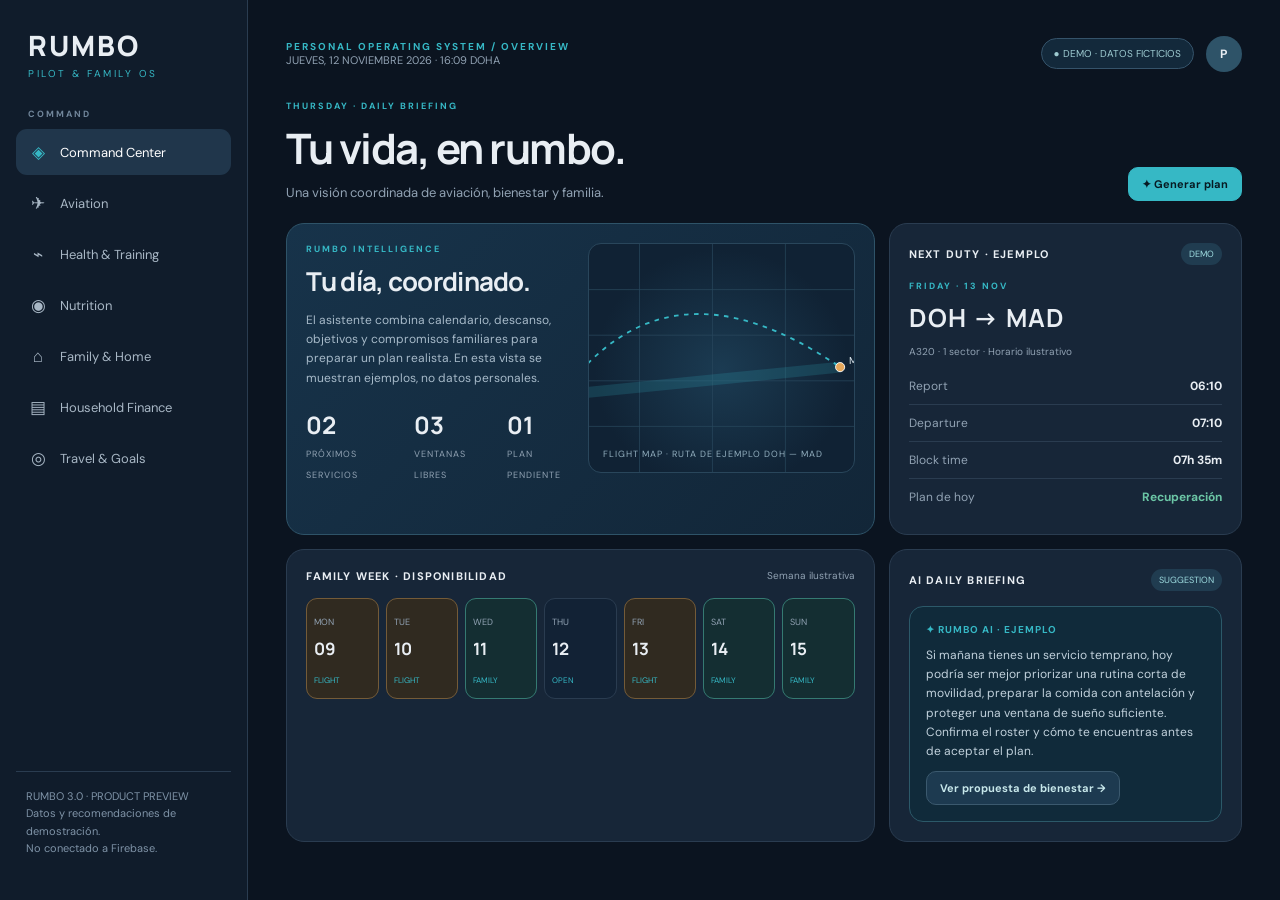
<file: rumbo-os-preview.html>
<!doctype html>
<html lang="es"><head><meta charset="utf-8"><meta name="viewport" content="width=device-width,initial-scale=1,viewport-fit=cover"><meta name="theme-color" content="#101c2b"><title>RUMBO — Pilot & Family OS</title>
<link rel="preconnect" href="https://fonts.googleapis.com"><link href="https://fonts.googleapis.com/css2?family=DM+Sans:wght@400;500;600;700&family=Manrope:wght@400;500;600;700;800&display=swap" rel="stylesheet">
<style>
:root{--bg:#0b1420;--nav:#101c2b;--panel:#172638;--panel2:#1c2f43;--line:#2a3c50;--cyan:#36b8c5;--amber:#e5a85c;--white:#e9eef3;--muted:#91a2b3;--green:#6bc5a5;--red:#e47c7c;--r:18px}
*{box-sizing:border-box}body{margin:0;background:var(--bg);color:var(--white);font-family:'DM Sans',sans-serif}button,input,select{font:inherit}button{cursor:pointer}.app{min-height:100vh;display:grid;grid-template-columns:248px 1fr}.sidebar{background:var(--nav);border-right:1px solid var(--line);padding:26px 16px;display:flex;flex-direction:column;gap:28px;position:sticky;top:0;height:100vh}.logo{padding:0 12px}.logo b{font:800 28px Manrope;letter-spacing:2px}.logo small{display:block;color:var(--cyan);font-size:10px;letter-spacing:2.5px;margin-top:3px}.nav-label{font-size:9px;color:#71869b;letter-spacing:2px;font-weight:700;padding:0 12px 9px}.nav{display:grid;gap:5px}.nav button{border:0;background:none;color:#a8b7c5;text-align:left;border-radius:11px;padding:12px;display:flex;gap:12px;align-items:center;font-size:13px}.nav button:hover,.nav button.active{background:#20364b;color:white}.nav button.active .ico{color:var(--cyan)}.ico{width:20px;text-align:center;font-size:17px}.sidebar-foot{margin-top:auto;border-top:1px solid var(--line);padding:16px 10px;color:#7f93a7;font-size:11px;line-height:1.6}.main{min-width:0;padding:28px clamp(18px,3vw,44px) 50px;max-width:1700px;width:100%;margin:auto}.top{display:flex;align-items:center;justify-content:space-between;margin-bottom:28px}.crumb{font-size:10px;color:var(--cyan);letter-spacing:2px;font-weight:700}.top-right{display:flex;align-items:center;gap:12px}.status{border:1px solid #35536a;background:#13293b;border-radius:30px;padding:8px 12px;font-size:10px;color:#9ecbd1}.avatar{height:36px;width:36px;border-radius:50%;background:#2e5368;display:grid;place-items:center;font-size:12px;font-weight:700}.page{display:none}.page.active{display:block}.head{display:flex;justify-content:space-between;align-items:end;gap:18px;margin-bottom:22px}.head h1{font:700 clamp(28px,3.5vw,42px) Manrope;letter-spacing:-1.5px;margin:7px 0}.head p{color:var(--muted);font-size:13px;margin:0}.eyebrow{color:var(--cyan);font-size:9px;letter-spacing:2px;font-weight:700}.date{font-size:11px;color:var(--muted)}.grid{display:grid;gap:14px}.cols2{grid-template-columns:1.25fr .75fr}.cols3{grid-template-columns:repeat(3,minmax(0,1fr))}.panel{background:var(--panel);border:1px solid var(--line);border-radius:var(--r);padding:19px;min-width:0}.panel.dark{background:linear-gradient(135deg,#17334a,#122638);border-color:#2e5368}.panel h2{font-size:11px;letter-spacing:1.2px;text-transform:uppercase;margin:0;font-weight:700}.panel-top{display:flex;justify-content:space-between;align-items:center;gap:10px;margin-bottom:15px}.muted{color:var(--muted)}.tiny{font-size:10px}.btn{border:1px solid #3b596e;background:#1d3a50;color:#c7e7ea;border-radius:10px;padding:9px 13px;font-size:11px;font-weight:700}.btn.primary{background:var(--cyan);border-color:var(--cyan);color:#071a22}.btn.ghost{background:transparent;color:var(--muted);border-color:var(--line)}.hero{display:grid;grid-template-columns:1fr 1fr;gap:14px}.hero h2{font:700 26px Manrope;letter-spacing:-.7px;text-transform:none;margin:8px 0}.hero p{font-size:12px;color:#a7bac9;line-height:1.6;max-width:470px}.metrics{display:flex;gap:22px;margin-top:20px}.metric strong{display:block;font:700 24px Manrope}.metric span{font-size:9px;color:var(--muted);text-transform:uppercase;letter-spacing:1px}.mapbox{height:230px;border-radius:13px;background:radial-gradient(ellipse at 50% 55%,#1b3b52,#102234 68%);position:relative;overflow:hidden;border:1px solid #29465b}.mapbox svg{width:100%;height:100%}.map-label{position:absolute;left:14px;bottom:12px;font-size:9px;letter-spacing:1px;color:#92aebe}.route-line{stroke:var(--cyan);stroke-width:2;stroke-dasharray:5 6;fill:none}.airport{fill:var(--amber);stroke:#fff;stroke-width:1}.info-row{display:flex;justify-content:space-between;padding:10px 0;border-bottom:1px solid var(--line);font-size:12px}.info-row:last-child{border:0}.info-row span{color:var(--muted)}.ai-card{background:#102a3a;border:1px solid #2c5969;border-radius:14px;padding:16px}.ai-title{display:flex;align-items:center;gap:8px;color:var(--cyan);font-size:10px;font-weight:700;letter-spacing:1px}.ai-card p{font-size:12px;line-height:1.6;color:#c1d1dc;margin:10px 0}.tag{display:inline-flex;padding:5px 8px;border-radius:20px;background:#203c50;color:#9edce0;font-size:9px}.week{display:grid;grid-template-columns:repeat(7,minmax(0,1fr));gap:7px}.day{background:#122235;border:1px solid var(--line);border-radius:11px;padding:10px 7px;min-height:100px}.day.free{border-color:#357a72;background:#142e32}.day.duty{border-color:#745b38;background:#302a20}.day b{font:700 17px Manrope;display:block;margin:7px 0}.day small{font-size:9px;color:var(--muted)}.day em{font-style:normal;font-size:8px;color:var(--cyan)}.section-list{display:grid;gap:9px}.listrow{display:flex;align-items:center;gap:12px;padding:11px;border:1px solid var(--line);border-radius:12px;background:#132337}.listicon{height:34px;width:34px;border-radius:10px;background:#20394e;display:grid;place-items:center;color:var(--cyan)}.listrow b{font-size:12px}.listrow small{display:block;font-size:10px;color:var(--muted);margin-top:3px}.listrow .right{margin-left:auto;text-align:right}.listrow .right b{font-size:12px;color:var(--green)}.bar{height:6px;background:#26394c;border-radius:8px;overflow:hidden;margin-top:8px}.bar i{display:block;height:100%;background:var(--cyan);border-radius:8px}.training{display:grid;grid-template-columns:repeat(3,1fr);gap:9px}.train{background:#132337;border:1px solid var(--line);border-radius:12px;padding:13px}.train strong{display:block;font-size:12px;margin:7px 0}.train small{color:var(--muted);font-size:10px}.mealrow{display:grid;grid-template-columns:75px 1fr auto;gap:10px;align-items:center;padding:11px 0;border-bottom:1px solid var(--line)}.mealrow:last-child{border:0}.mealrow .time{font-size:10px;color:var(--cyan)}.mealrow b{font-size:12px}.mealrow small{display:block;color:var(--muted);font-size:10px;margin-top:3px}.shopping{display:grid;gap:9px}.shopping label{display:flex;gap:9px;align-items:center;font-size:12px;color:#c7d3de}.shopping input{accent-color:var(--cyan)}.shopping label.done span{text-decoration:line-through;color:#6d8194}.budget{display:flex;align-items:end;justify-content:space-between}.budget strong{font:700 29px Manrope}.notice{font-size:10px;color:#8297aa;line-height:1.6;margin-top:13px}.chatline{display:flex;gap:9px;margin-top:12px}.chatline input{min-width:0;flex:1;background:#0e1d2c;border:1px solid var(--line);border-radius:10px;color:white;padding:11px}.tabbar{display:none}
@media(max-width:1100px){.app{grid-template-columns:76px 1fr}.sidebar{padding:22px 8px}.logo{padding:0 7px}.logo b{font-size:19px}.logo small,.nav-label,.nav button span:not(.ico),.sidebar-foot{display:none}.nav button{justify-content:center;padding:13px 7px}.hero{grid-template-columns:1fr}.cols3{grid-template-columns:repeat(2,minmax(0,1fr))}}
@media(max-width:700px){.app{display:block;padding-bottom:70px}.sidebar{display:none}.main{padding:19px 14px 32px}.top{margin-bottom:20px}.status{display:none}.head{align-items:start;flex-direction:column}.cols2,.cols3{grid-template-columns:1fr}.week{grid-template-columns:repeat(4,minmax(0,1fr))}.training{grid-template-columns:1fr}.tabbar{display:grid;grid-template-columns:repeat(5,1fr);position:fixed;z-index:10;bottom:0;left:0;right:0;background:#101c2b;border-top:1px solid var(--line);padding:7px 4px env(safe-area-inset-bottom)}.tabbar button{background:none;border:0;color:#8ea2b4;font-size:9px;display:grid;justify-items:center;gap:3px}.tabbar button.active{color:var(--cyan)}.tabbar i{font-style:normal;font-size:17px}.metrics{gap:13px}.metric strong{font-size:20px}}
</style></head><body>
<div class="app"><aside class="sidebar"><div class="logo"><b>RUMBO</b><small>PILOT & FAMILY OS</small></div><div><div class="nav-label">COMMAND</div><nav class="nav">
<button class="active" data-page="home"><span class="ico">◈</span><span>Command Center</span></button><button data-page="aviation"><span class="ico">✈</span><span>Aviation</span></button><button data-page="wellness"><span class="ico">⌁</span><span>Health & Training</span></button><button data-page="nutrition"><span class="ico">◉</span><span>Nutrition</span></button><button data-page="family"><span class="ico">⌂</span><span>Family & Home</span></button><button data-page="finance"><span class="ico">▤</span><span>Household Finance</span></button><button data-page="travel"><span class="ico">◎</span><span>Travel & Goals</span></button></nav></div><div class="sidebar-foot">RUMBO 3.0 · PRODUCT PREVIEW<br>Datos y recomendaciones de demostración.<br>No conectado a Firebase.</div></aside>
<main class="main"><header class="top"><div><div class="crumb">PERSONAL OPERATING SYSTEM / <span id="crumb">OVERVIEW</span></div><div class="date">JUEVES, 12 NOVIEMBRE 2026 · 16:09 DOHA</div></div><div class="top-right"><span class="status">● DEMO · DATOS FICTICIOS</span><div class="avatar">P</div></div></header>
<section class="page active" id="home"><div class="head"><div><div class="eyebrow">THURSDAY · DAILY BRIEFING</div><h1>Tu vida, en rumbo.</h1><p>Una visión coordinada de aviación, bienestar y familia.</p></div><button class="btn primary" onclick="alert('La planificación automática se habilitará al conectar el motor de datos y el roster.')">✦ Generar plan</button></div>
<div class="grid cols2"><div class="panel dark hero"><div><div class="eyebrow">RUMBO INTELLIGENCE</div><h2>Tu día, coordinado.</h2><p>El asistente combina calendario, descanso, objetivos y compromisos familiares para preparar un plan realista. En esta vista se muestran ejemplos, no datos personales.</p><div class="metrics"><div class="metric"><strong>02</strong><span>Próximos servicios</span></div><div class="metric"><strong>03</strong><span>Ventanas libres</span></div><div class="metric"><strong>01</strong><span>Plan pendiente</span></div></div></div><div class="mapbox"><svg viewBox="0 0 500 250" preserveAspectRatio="xMidYMid slice"><g stroke="#29485d" stroke-width="1" fill="none" opacity=".8"><path d="M0 50H500M0 100H500M0 150H500M0 200H500M80 0V250M160 0V250M240 0V250M320 0V250M400 0V250"/></g><path d="M75 165 Q190 5 380 135" class="route-line"/><path d="M70 166L380 135" stroke="#36b8c5" opacity=".18" stroke-width="12" fill="none"/><circle cx="75" cy="165" r="5" class="airport"/><circle cx="380" cy="135" r="5" class="airport"/><text x="58" y="185" fill="#dce7ee" font-size="11">DOH</text><text x="390" y="132" fill="#dce7ee" font-size="11">MAD</text></svg><div class="map-label">FLIGHT MAP · RUTA DE EJEMPLO DOH — MAD</div></div></div>
<div class="panel"><div class="panel-top"><h2>Next duty · ejemplo</h2><span class="tag">DEMO</span></div><div class="eyebrow">FRIDAY · 13 NOV</div><h2 style="font:700 25px Manrope;margin:8px 0">DOH → MAD</h2><p class="muted tiny">A320 · 1 sector · Horario ilustrativo</p><div class="info-row"><span>Report</span><b>06:10</b></div><div class="info-row"><span>Departure</span><b>07:10</b></div><div class="info-row"><span>Block time</span><b>07h 35m</b></div><div class="info-row"><span>Plan de hoy</span><b style="color:var(--green)">Recuperación</b></div></div></div>
<div class="grid cols2" style="margin-top:14px"><div class="panel"><div class="panel-top"><h2>Family Week · disponibilidad</h2><span class="tiny muted">Semana ilustrativa</span></div><div class="week"><div class="day duty"><small>MON</small><b>09</b><em>FLIGHT</em></div><div class="day duty"><small>TUE</small><b>10</b><em>FLIGHT</em></div><div class="day free"><small>WED</small><b>11</b><em>FAMILY</em></div><div class="day"><small>THU</small><b>12</b><em>OPEN</em></div><div class="day duty"><small>FRI</small><b>13</b><em>FLIGHT</em></div><div class="day free"><small>SAT</small><b>14</b><em>FAMILY</em></div><div class="day free"><small>SUN</small><b>15</b><em>FAMILY</em></div></div></div><div class="panel"><div class="panel-top"><h2>AI daily briefing</h2><span class="tag">SUGGESTION</span></div><div class="ai-card"><div class="ai-title">✦ RUMBO AI · EJEMPLO</div><p>Si mañana tienes un servicio temprano, hoy podría ser mejor priorizar una rutina corta de movilidad, preparar la comida con antelación y proteger una ventana de sueño suficiente. Confirma el roster y cómo te encuentras antes de aceptar el plan.</p><button class="btn" onclick="go('wellness')">Ver propuesta de bienestar →</button></div></div></div></section>
<section class="page" id="aviation"><div class="head"><div><div class="eyebrow">FLIGHT OPERATIONS · PERSONAL</div><h1>Aviation</h1><p>Tu roster, logbook, rutas y disponibilidad.</p></div><button class="btn primary" onclick="alert('La importación real requiere integrar el parser y validar el formato del roster.')">＋ Importar roster</button></div><div class="grid cols3"><div class="panel"><div class="eyebrow">MONTHLY BLOCK</div><h2 style="font:700 28px Manrope;margin:8px 0">42h 15m</h2><small class="muted">Horas de ejemplo</small></div><div class="panel"><div class="eyebrow">SECTORS</div><h2 style="font:700 28px Manrope;margin:8px 0">18</h2><small class="muted">Sectores de ejemplo</small></div><div class="panel"><div class="eyebrow">AIRPORTS</div><h2 style="font:700 28px Manrope;margin:8px 0">07</h2><small class="muted">Aeropuertos de ejemplo</small></div></div><div class="grid cols2" style="margin-top:14px"><div class="panel"><div class="panel-top"><h2>Flight map</h2><span class="tag">SAMPLE ROUTES</span></div><div class="mapbox"><svg viewBox="0 0 500 250"><g stroke="#29485d" fill="none"><path d="M0 50H500M0 100H500M0 150H500M0 200H500M100 0V250M200 0V250M300 0V250M400 0V250"/></g><path d="M80 170 Q200 30 400 95 M80 170 Q210 220 340 190" class="route-line"/><circle cx="80" cy="170" r="5" class="airport"/><circle cx="400" cy="95" r="5" class="airport"/><circle cx="340" cy="190" r="5" class="airport"/></svg><div class="map-label">ROUTE VISUALIZATION · MOCK DATA</div></div></div><div class="panel"><div class="panel-top"><h2>Roster imports</h2><span class="tiny muted">Workflow design</span></div><div class="section-list"><div class="listrow"><div class="listicon">PDF</div><div><b>PDF / screenshot</b><small>Extract duties and report times</small></div></div><div class="listrow"><div class="listicon">ICS</div><div><b>Calendar file</b><small>Import events and time zones</small></div></div><div class="listrow"><div class="listicon">CSV</div><div><b>Structured roster</b><small>Map operator-specific fields</small></div></div></div><p class="notice">Every import must pass through a review screen. Uncertain extractions are never silently saved.</p></div></div></section>
<section class="page" id="wellness"><div class="head"><div><div class="eyebrow">HEALTH · RECOVERY · PERFORMANCE</div><h1>Train with your roster.</h1><p>Entrenamiento flexible, no una rutina rígida que ignore tus vuelos.</p></div><button class="btn primary" onclick="alert('El plan personalizado se generará cuando se conecten perfil, roster y recuperación.')">✦ Build my plan</button></div><div class="grid cols2"><div class="panel"><div class="panel-top"><h2>Training week · demo</h2><span class="tag">ADAPTIVE PLAN</span></div><div class="training"><div class="train"><span class="eyebrow">DAY 01</span><strong>Strength A</strong><small>40 min · Full body</small></div><div class="train"><span class="eyebrow">DAY 02</span><strong>Mobility</strong><small>15 min · Recovery</small></div><div class="train"><span class="eyebrow">DAY 03</span><strong>Zone 2</strong><small>30 min · Cardio</small></div></div><div class="info-row"><span>Plan principle</span><b>Roster-aware</b></div><div class="info-row"><span>Adjustment inputs</span><b>Sleep · Duty · RPE</b></div><div class="info-row"><span>Progress tracking</span><b>Load · Reps · Adherence</b></div></div><div class="panel"><div class="panel-top"><h2>Recovery check-in</h2><span class="tag">OPTIONAL</span></div><div class="info-row"><span>Sleep duration</span><b>Manual / HealthKit</b></div><div class="info-row"><span>Energy level</span><b>Self-reported</b></div><div class="info-row"><span>Perceived fatigue</span><b>Self-reported</b></div><div class="info-row"><span>Training equipment</span><b>Gym / Home / Travel</b></div><p class="notice">Wellbeing guidance only. No medical diagnosis, fitness-for-duty decision or replacement for company FRMS and operational limits.</p></div></div></section>
<section class="page" id="nutrition"><div class="head"><div><div class="eyebrow">PERSONAL NUTRITION · FAMILY MEALS</div><h1>Food, thoughtfully planned.</h1><p>El roster y las preferencias familiares ayudan a preparar el menú y la compra.</p></div><button class="btn primary" onclick="alert('La generación de menús conectará recetas, preferencias, cantidades y presupuesto.')">✦ Generate menu</button></div><div class="grid cols2"><div class="panel"><div class="panel-top"><h2>Weekly family menu</h2><span class="tag">SAMPLE MENU</span></div><div class="mealrow"><span class="time">MON · LUNCH</span><div><b>Chicken rice bowl</b><small>Chicken · rice · vegetables</small></div><span class="tiny muted">25 min</span></div><div class="mealrow"><span class="time">TUE · DINNER</span><div><b>Salmon & roasted vegetables</b><small>Salmon · broccoli · potato</small></div><span class="tiny muted">30 min</span></div><div class="mealrow"><span class="time">WED · LUNCH</span><div><b>Lentil & vegetable stew</b><small>Lentils · carrot · tomato</small></div><span class="tiny muted">35 min</span></div><div class="mealrow"><span class="time">THU · DINNER</span><div><b>Turkey wraps</b><small>Turkey · wholegrain wraps · salad</small></div><span class="tiny muted">15 min</span></div><div class="mealrow"><span class="time">FRI · DINNER</span><div><b>Family homemade pizza</b><small>Shared preparation</small></div><span class="tiny muted">40 min</span></div></div><div class="panel"><div class="panel-top"><h2>Shopping list</h2><span class="tag">GENERATED FROM MENU</span></div><div class="shopping"><label><input type="checkbox"><span>Chicken breast · 700 g</span></label><label><input type="checkbox"><span>Salmon · 500 g</span></label><label><input type="checkbox"><span>Rice · 1 kg</span></label><label><input type="checkbox"><span>Broccoli · 2 heads</span></label><label><input type="checkbox"><span>Carrots · 1 kg</span></label><label><input type="checkbox"><span>Wholegrain wraps</span></label><label><input type="checkbox"><span>Tomato · 6 units</span></label></div><p class="notice">Demo only. Quantities, dietary restrictions, household size, pantry stock and local prices must be configured before use.</p></div></div></section>
<section class="page" id="family"><div class="head"><div><div class="eyebrow">SHARED HOUSEHOLD SPACE</div><h1>Family & Home</h1><p>Un espacio colaborativo para calendario, colegio, tareas y viajes.</p></div><button class="btn primary" onclick="alert('Invitaciones y roles familiares se activarán con autenticación y permisos.')">＋ Invite family</button></div><div class="grid cols2"><div class="panel"><div class="panel-top"><h2>Shared availability</h2><span class="tag">PERMISSIONS FIRST</span></div><div class="info-row"><span>Personal duty</span><b>Private by default</b></div><div class="info-row"><span>Family availability</span><b>Shareable</b></div><div class="info-row"><span>School documents</span><b>Household vault</b></div><div class="info-row"><span>Tasks & reminders</span><b>Collaborative</b></div></div><div class="panel"><div class="panel-top"><h2>Family planner</h2><span class="tiny muted">Example tasks</span></div><div class="section-list"><div class="listrow"><div class="listicon">⌂</div><div><b>School calendar</b><small>Events, fees and documents</small></div></div><div class="listrow"><div class="listicon">✓</div><div><b>Household tasks</b><small>Assign, schedule and complete</small></div></div><div class="listrow"><div class="listicon">♡</div><div><b>Family activities</b><small>Plans based on shared free time</small></div></div></div></div></div></section>
<section class="page" id="finance"><div class="head"><div><div class="eyebrow">HOUSEHOLD ECONOMY</div><h1>Spend with intention.</h1><p>Presupuesto doméstico y ahorro, separado del Family Office.</p></div><button class="btn primary" onclick="alert('Importación financiera aún no conectada. Se habilitará primero mediante CSV y validación.')">＋ Add expense</button></div><div class="grid cols3"><div class="panel"><div class="eyebrow">MONTHLY BUDGET</div><h2 style="font:700 27px Manrope;margin:8px 0">QAR 24,000</h2><small class="muted">Demo budget</small></div><div class="panel"><div class="eyebrow">SPENT</div><h2 style="font:700 27px Manrope;margin:8px 0">QAR 15,420</h2><small class="muted">Illustrative data</small></div><div class="panel"><div class="eyebrow">REMAINING</div><h2 style="font:700 27px Manrope;margin:8px 0;color:var(--green)">QAR 8,580</h2><small class="muted">Not personal financial data</small></div></div><div class="panel" style="margin-top:14px"><div class="panel-top"><h2>Budget allocation</h2><span class="tag">ILLUSTRATIVE</span></div><div class="info-row"><span>Housing & bills</span><b>QAR 8,000</b></div><div class="bar"><i style="width:82%"></i></div><div class="info-row"><span>Groceries & food</span><b>QAR 3,200</b></div><div class="bar"><i style="width:55%"></i></div><div class="info-row"><span>School & family</span><b>QAR 2,800</b></div><div class="bar"><i style="width:45%"></i></div><p class="notice">Future integration with AppDeck Family Office will be explicit, permissioned and read-only initially. No trading or portfolio actions from RUMBO.</p></div></section>
<section class="page" id="travel"><div class="head"><div><div class="eyebrow">EXPERIENCES · PERSONAL GOALS</div><h1>Travel & Goals</h1><p>Planes compartidos, destinos y progreso personal.</p></div></div><div class="grid cols2"><div class="panel"><div class="panel-top"><h2>Family travel map</h2><span class="tag">FUTURE MODULE</span></div><div class="mapbox"><svg viewBox="0 0 500 250"><g fill="none" stroke="#2d4b60"><path d="M0 60H500M0 120H500M0 180H500M100 0V250M200 0V250M300 0V250M400 0V250"/></g><circle cx="140" cy="100" r="6" fill="#36b8c5"/><circle cx="230" cy="135" r="6" fill="#e5a85c"/><circle cx="350" cy="95" r="6" fill="#36b8c5"/></svg><div class="map-label">VISITED & WISHLIST DESTINATIONS · DEMO</div></div></div><div class="panel"><div class="panel-top"><h2>Goals</h2><span class="tag">PERSONAL PROGRESS</span></div><div class="info-row"><span>Training consistency</span><b>Weekly review</b></div><div class="info-row"><span>Family experiences</span><b>Shared wishlist</b></div><div class="info-row"><span>Household savings</span><b>Monthly target</b></div><div class="info-row"><span>Career development</span><b>Private profile</b></div></div></div></section>
</main><nav class="tabbar"><button class="active" data-page="home"><i>◈</i>Home</button><button data-page="aviation"><i>✈</i>Flight</button><button data-page="wellness"><i>⌁</i>Train</button><button data-page="family"><i>⌂</i>Family</button><button data-page="nutrition"><i>◉</i>Meals</button></nav></div>
<script>
function go(id){document.querySelectorAll('.page').forEach(p=>p.classList.toggle('active',p.id===id));document.querySelectorAll('[data-page]').forEach(b=>b.classList.toggle('active',b.dataset.page===id));const names={home:'OVERVIEW',aviation:'AVIATION',wellness:'HEALTH & TRAINING',nutrition:'NUTRITION',family:'FAMILY & HOME',finance:'HOUSEHOLD FINANCE',travel:'TRAVEL & GOALS'};document.getElementById('crumb').textContent=names[id]||id.toUpperCase();window.scrollTo({top:0,behavior:'smooth'})}
document.querySelectorAll('[data-page]').forEach(b=>b.addEventListener('click',()=>go(b.dataset.page)));
</script></body></html>
</file>
